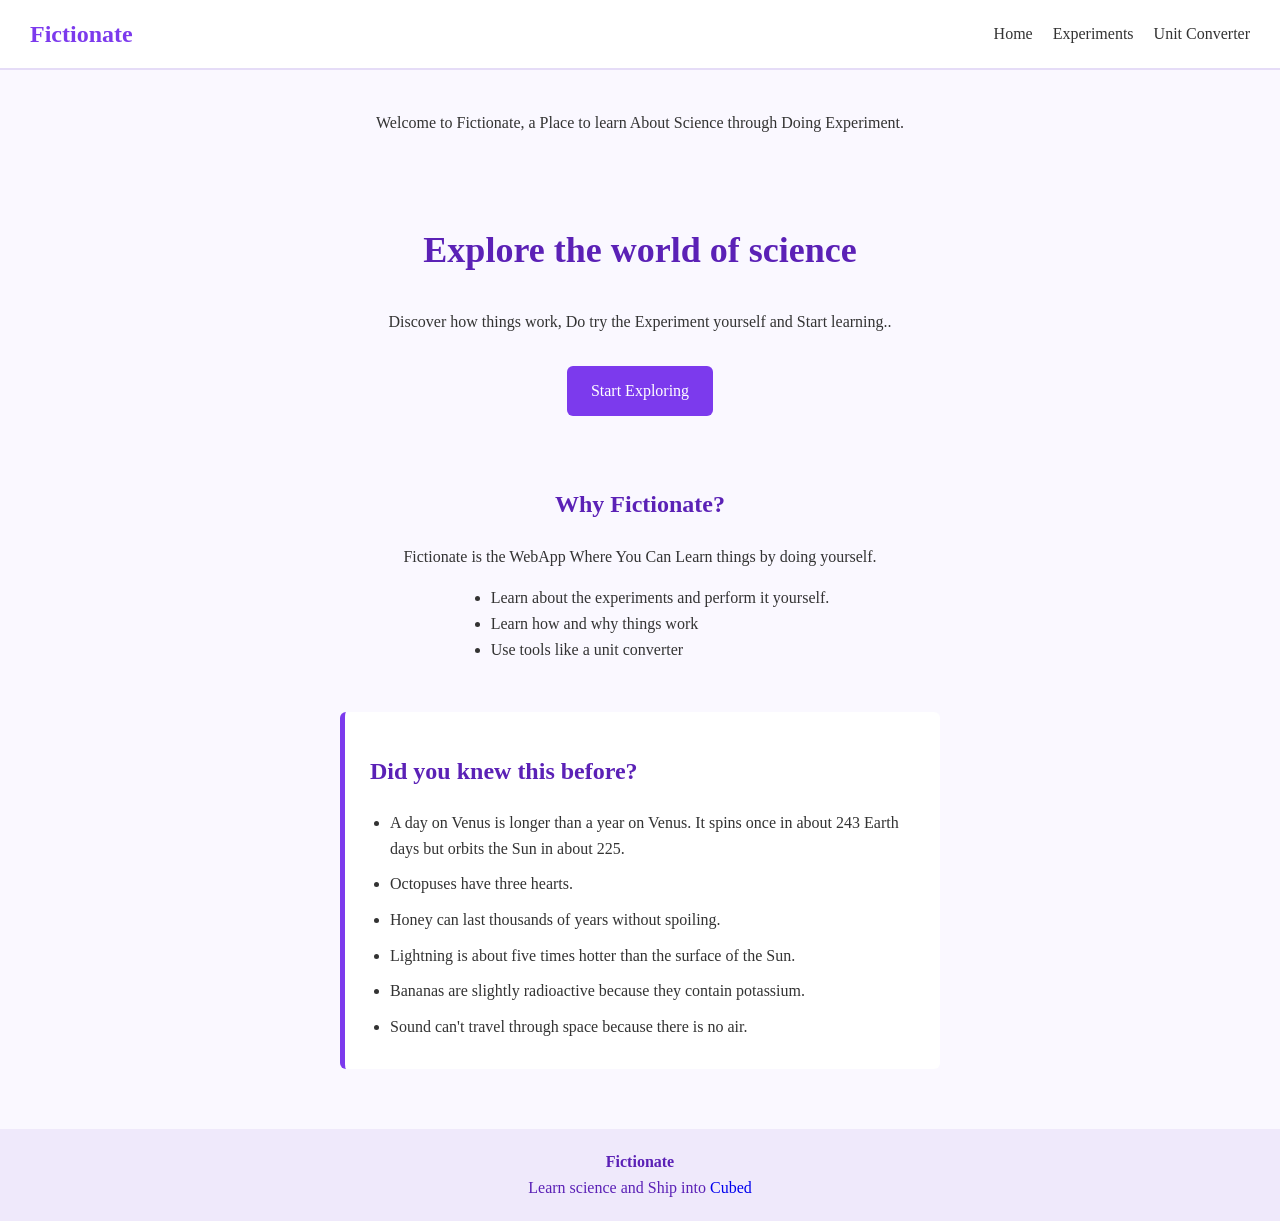
<file: index.html>
<!DOCTYPE html>
<html lang="en">
<head>
  <meta charset="UTF-8">
  <meta name="viewport" content="width=device-width, initial-scale=1.0">
  <title>Fictionate</title>
  <link rel="stylesheet" href="style.css">
</head>
<body>

  <nav class="nav">
    <a href="index.html" class="logo">Fictionate</a>
    <ul>
      <li><a href="index.html">Home</a></li>
      <li><a href="../Experiments/exp.html">Experiments</a></li>
      <li><a href="../unit_converter/unit.html">Unit Converter</a></li>
    </ul>
  </nav>

  <section class="intro">
    <p>Welcome to Fictionate, a Place to learn About Science through Doing Experiment.</p>
  </section>

  <section class="hero">
    <h1>Explore the world of science</h1>
    <p>Discover how things work, Do try the Experiment yourself and Start learning..</p>
    <a href="Experiments/exp.html" class="button">Start Exploring</a>
  </section>

  <section class="about">
    <h2>Why Fictionate?</h2>
    <p>Fictionate is the WebApp Where You Can Learn things by doing yourself.</p>
    <ul>
      <li>Learn about the experiments and perform it yourself.</li>
      <li>Learn how and why things work</li>
      <li>Use tools like a unit converter</li>
    </ul>
  </section>

  <section class="fact">
    <h2>Did you knew this before?</h2>
    <ul>
      <li>A day on Venus is longer than a year on Venus. It spins once in about 243 Earth days but orbits the Sun in about 225.</li>
      <li>Octopuses have three hearts.</li>
      <li>Honey can last thousands of years without spoiling.</li>
      <li>Lightning is about five times hotter than the surface of the Sun.</li>
      <li>Bananas are slightly radioactive because they contain potassium.</li>
      <li>Sound can't travel through space because there is no air.</li>
    </ul>
  </section>

  <footer class="footer">
    <p><strong>Fictionate</strong></p>
    <p>Learn science and Ship into <a href="https://cubed.hackclub.com/">Cubed</a></p>
  </footer>

</body>
</html>
</file>
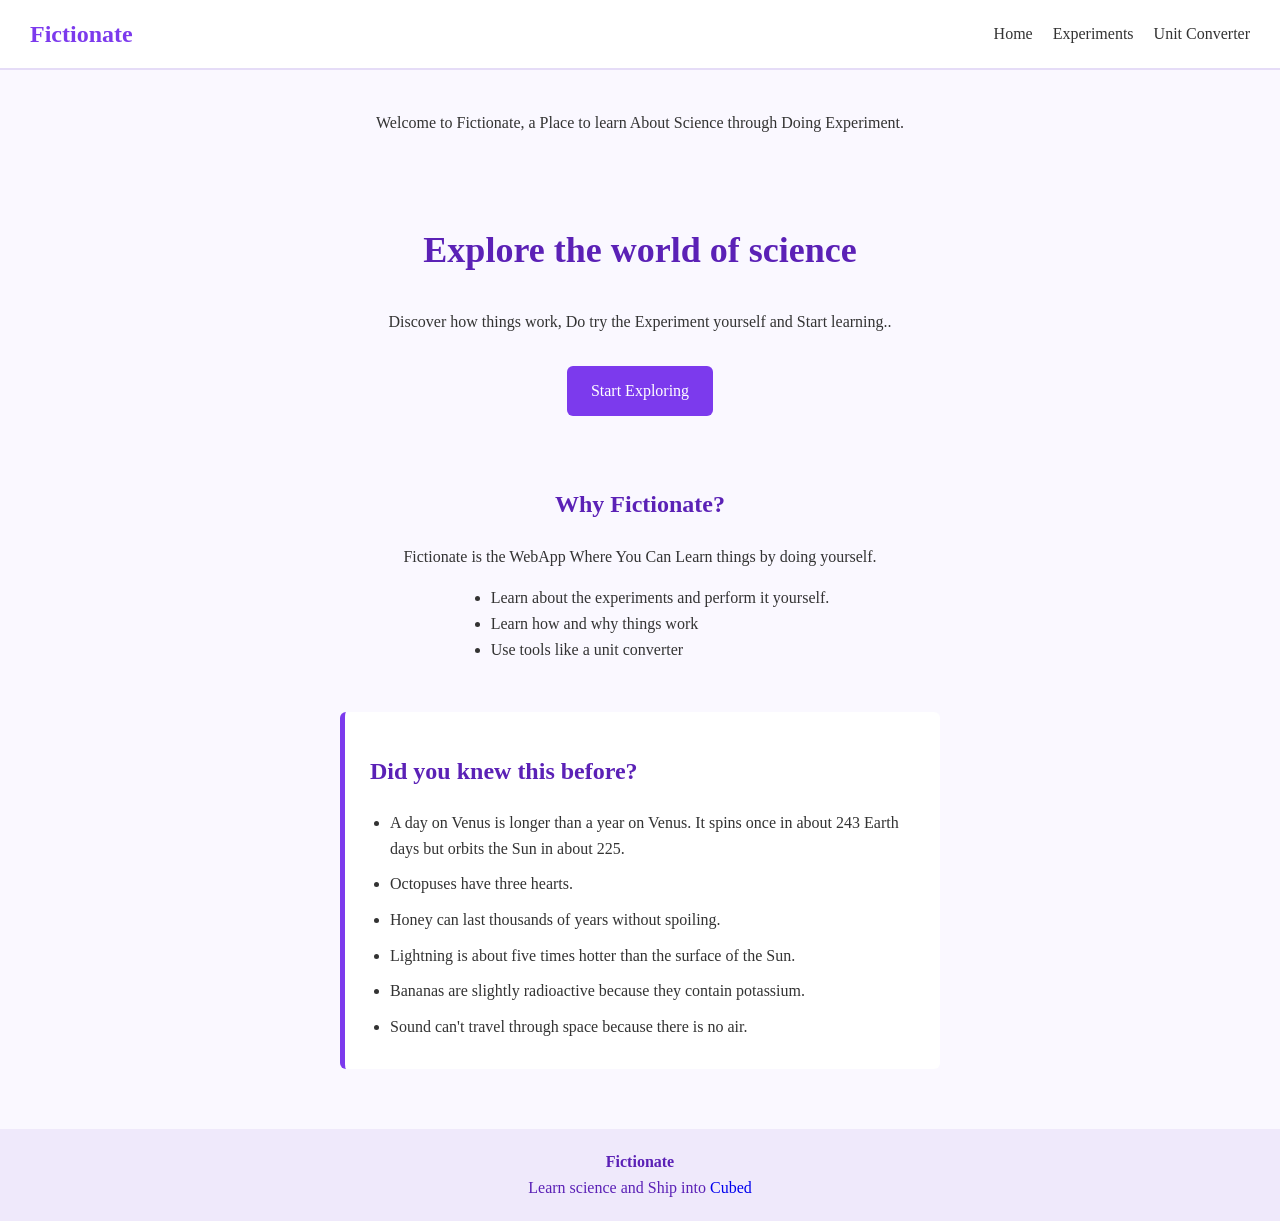
<file: Main_Page/index.html>
<!DOCTYPE html>
<html lang="en">
<head>
  <meta charset="UTF-8">
  <meta name="viewport" content="width=device-width, initial-scale=1.0">
  <title>Fictionate</title>
  <link rel="stylesheet" href="style.css">
</head>
<body>

  <nav class="nav">
    <a href="index.html" class="logo">Fictionate</a>
    <ul>
      <li><a href="index.html">Home</a></li>
      <li><a href="Experiments/exp.html">Experiments</a></li>
      <li><a href="unit_converter/unit.html">Unit Converter</a></li>
    </ul>
  </nav>

  <section class="intro">
    <p>Welcome to Fictionate, a Place to learn About Science through Doing Experiment.</p>
  </section>

  <section class="hero">
    <h1>Explore the world of science</h1>
    <p>Discover how things work, Do try the Experiment yourself and Start learning..</p>
    <a href="Experiments/exp.html" class="button">Start Exploring</a>
  </section>

  <section class="about">
    <h2>Why Fictionate?</h2>
    <p>Fictionate is the WebApp Where You Can Learn things by doing yourself.</p>
    <ul>
      <li>Learn about the experiments and perform it yourself.</li>
      <li>Learn how and why things work</li>
      <li>Use tools like a unit converter</li>
    </ul>
  </section>

  <section class="fact">
    <h2>Did you knew this before?</h2>
    <ul>
      <li>A day on Venus is longer than a year on Venus. It spins once in about 243 Earth days but orbits the Sun in about 225.</li>
      <li>Octopuses have three hearts.</li>
      <li>Honey can last thousands of years without spoiling.</li>
      <li>Lightning is about five times hotter than the surface of the Sun.</li>
      <li>Bananas are slightly radioactive because they contain potassium.</li>
      <li>Sound can't travel through space because there is no air.</li>
    </ul>
  </section>

  <footer class="footer">
    <p><strong>Fictionate</strong></p>
    <p>Learn science and Ship into <a href="https://cubed.hackclub.com/">Cubed</a></p>
  </footer>

</body>
</html>
</file>
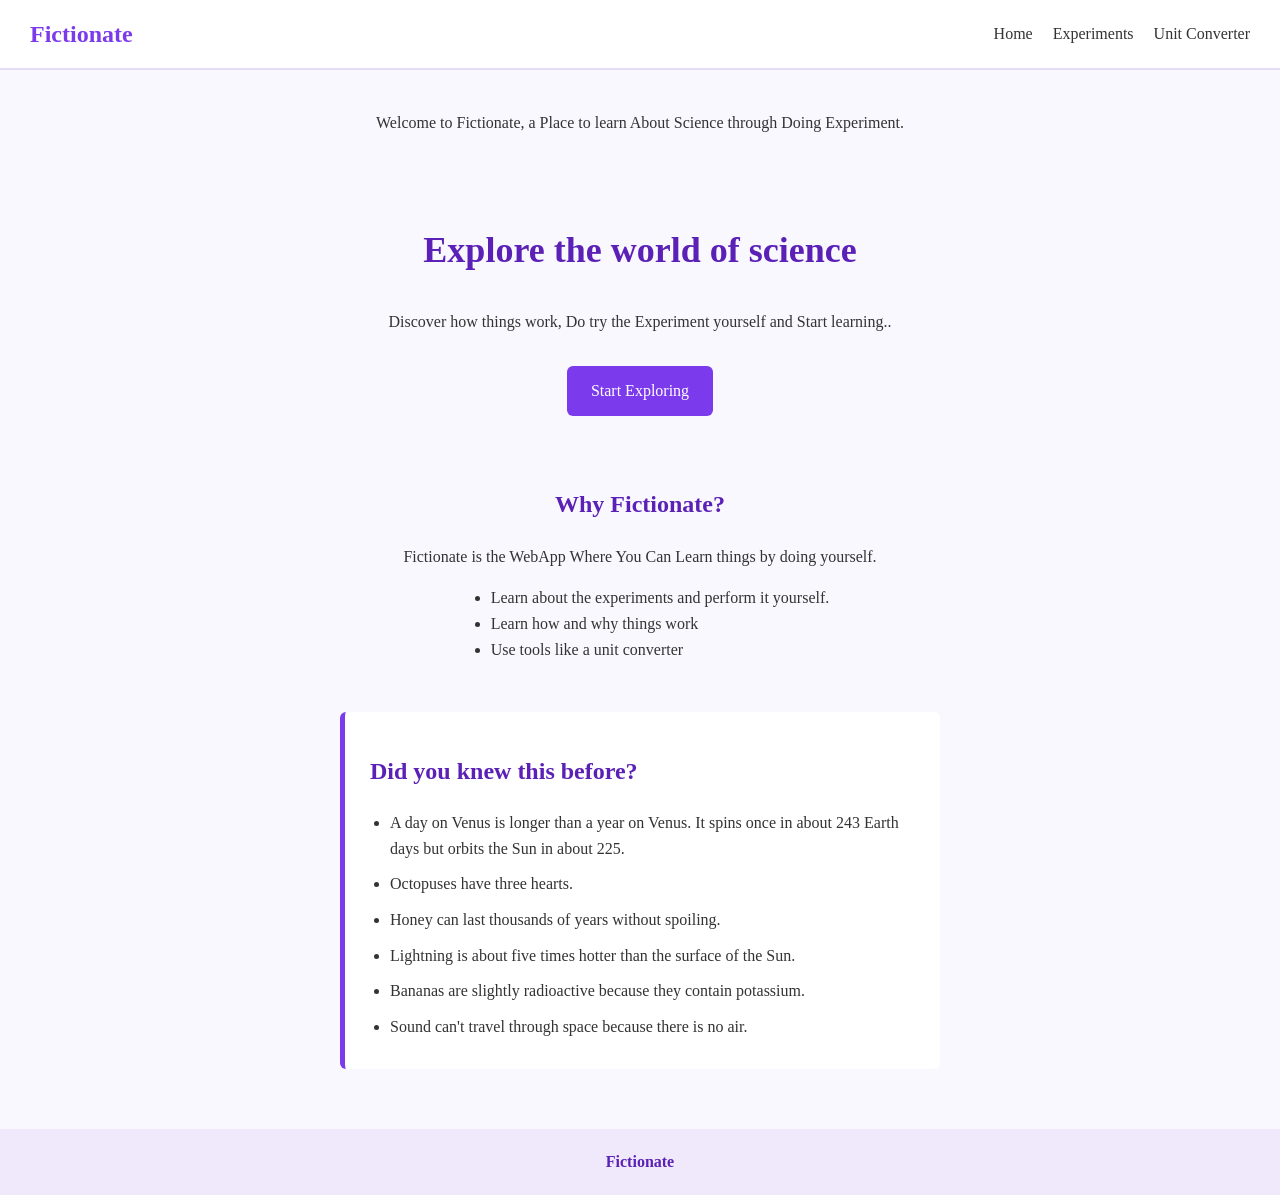
<file: Project/index.html>
<!DOCTYPE html>
<html lang="en">
<head>
  <meta charset="UTF-8">
  <meta name="viewport" content="width=device-width, initial-scale=1.0">
  <title>Fictionate</title>
  <link rel="stylesheet" href="style.css">
</head>
<body>

  <nav class="nav">
    <a href="index.html" class="logo">Fictionate</a>
    <ul>
      <li><a href="index.html">Home</a></li>
      <li><a href="../Experiments/exp.html">Experiments</a></li>
      <li><a href="../unit_converter/unit.html">Unit Converter</a></li>
    </ul>
  </nav>

  <section class="intro">
    <p>Welcome to Fictionate, a Place to learn About Science through Doing Experiment.</p>
  </section>

  <section class="hero">
    <h1>Explore the world of science</h1>
    <p>Discover how things work, Do try the Experiment yourself and Start learning..</p>
    <a href="Experiments/exp.html" class="button">Start Exploring</a>
  </section>

  <section class="about">
    <h2>Why Fictionate?</h2>
    <p>Fictionate is the WebApp Where You Can Learn things by doing yourself.</p>
    <ul>
      <li>Learn about the experiments and perform it yourself.</li>
      <li>Learn how and why things work</li>
      <li>Use tools like a unit converter</li>
    </ul>
  </section>

  <section class="fact">
    <h2>Did you knew this before?</h2>
    <ul>
      <li>A day on Venus is longer than a year on Venus. It spins once in about 243 Earth days but orbits the Sun in about 225.</li>
      <li>Octopuses have three hearts.</li>
      <li>Honey can last thousands of years without spoiling.</li>
      <li>Lightning is about five times hotter than the surface of the Sun.</li>
      <li>Bananas are slightly radioactive because they contain potassium.</li>
      <li>Sound can't travel through space because there is no air.</li>
    </ul>
  </section>

  <footer class="footer">
    <p><strong>Fictionate</strong></p>
    
  </footer>

</body>
</html>
</file>
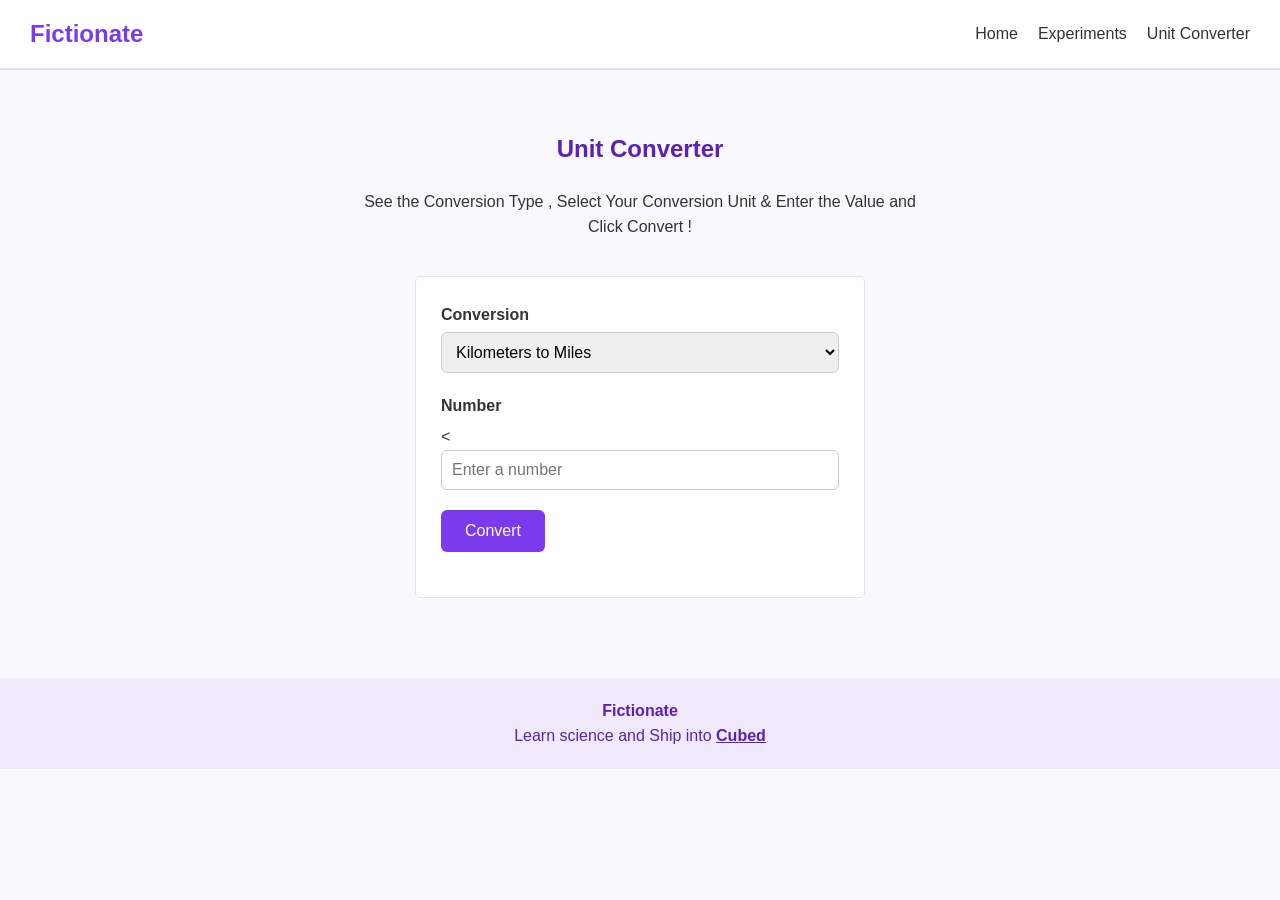
<file: Main_Page/unit_converter/unit.html>
<!DOCTYPE html>
<html lang="en">
<head>
    <meta charset="UTF-8">
    <meta name="viewport" content="width=device-width, initial-scale=1.0">
    <title>Unit Converter - Fictionate</title>
    <link rel="stylesheet" href="unit.css">

</head>
<body>
   <nav class="nav">
   <a href="../index.html" class="logo">Fictionate</a>

    <ul>
        <li><a href="../index.html">Home</a></li>

      <li><a href="Experiments/exp.html">Experiments</a></li>
      <li><a href="unit.html">Unit Converter</a></li>
    </ul>
    </ul>


   </nav> 

   <section class="title">
    <h1>Unit Converter</h1>
    <p>See the Conversion Type , Select Your Conversion Unit  & Enter the Value and Click Convert !</p>

   </section>

   <section class="converter">
    <form id="form">
        <label for="type">Conversion</label>
        <select id="type">

            
            <optgroup label="Length">

                <option value="km-mi">Kilometers to Miles</option>
                <option value="mi-km">Miles to Kilometers</option>
                <option value="m-ft">Meters to Feet</option>
                <option value="ft-m">Feet to <Meter></Meter></option>
                <option value="m-yd">Meter to Yards</option>
                <option value="yd-m">Yards to Meter</option>
                <option value="cm-in">Centimeters to Inch</option>
                <option value="in-cm">Inch to Centimeters</option>
                
            </optgroup>
            
           


            <optgroup label="Weight">
                <option value="kg-lb">Kilograms to Pounds</option>
                <option value="lb-kg">Pounds to Kilograms</option>
                <option value="g-oz">Grams to Ounces</option>
                <option value="oz-g">Ounces to Grams</option>

            </optgroup>

            


            <optgroup label="Temprature">

                <option value="c-f">Celsius to Fahrenheit</option>
                <option value="f-c">Fahrenheit to Celsius</option>
                <option value="c-k">Celsius to Kelvin</option>
                <option value="k-c">Kelvin to Celsius</option>

            </optgroup>

           


            <optgroup label="Volume">
                <option value="l-gal">Liters to Gallons</option>
                <option value="gal-l">Gallons to Liters</option>
                <option value="ml-floz">Milliliters to Fluid Ounces</option>
                <option value="floz-ml">Fluid Ounces to Milliliters</option>

                
              


            <optgroup label="Speed">

                <option value="kmph-mph">km/h to mph</option>
                <option value="mph-kmph">mph to km/h</option>
                <option value="ms-kmph">m/s to km/h</option>

            </optgroup>

            


            <optgroup label="Time">

             <option value="h-min">Hours to Minutes</option>
             <option value="min-s">Minutes to Seconds</option>
            <option value="d-h">Days to Hours</option>

        </optgroup>

        


        <optgroup label="Area">

          <option value="sqm-sqft">Square Meters to Square Feet</option>
          <option value="ac-ha">Acres to Hectares</option>

        </optgroup>
                     
    </select>

        <label for="number"> Number </label>
        <<input type="number" id="number" step="any" placeholder="Enter a number">

        <button type="submit">Convert</button>


    </form>

    <p id="result"></p>


   </section>

   <footer class="footer">
    <p><strong>Fictionate</strong></p>
    <p>Learn science and Ship into <a href="https://cubed.hackclub.com/">Cubed</a></p>
  </footer>

   <script src="unit.js"></script>

</body>



</html>
</file>
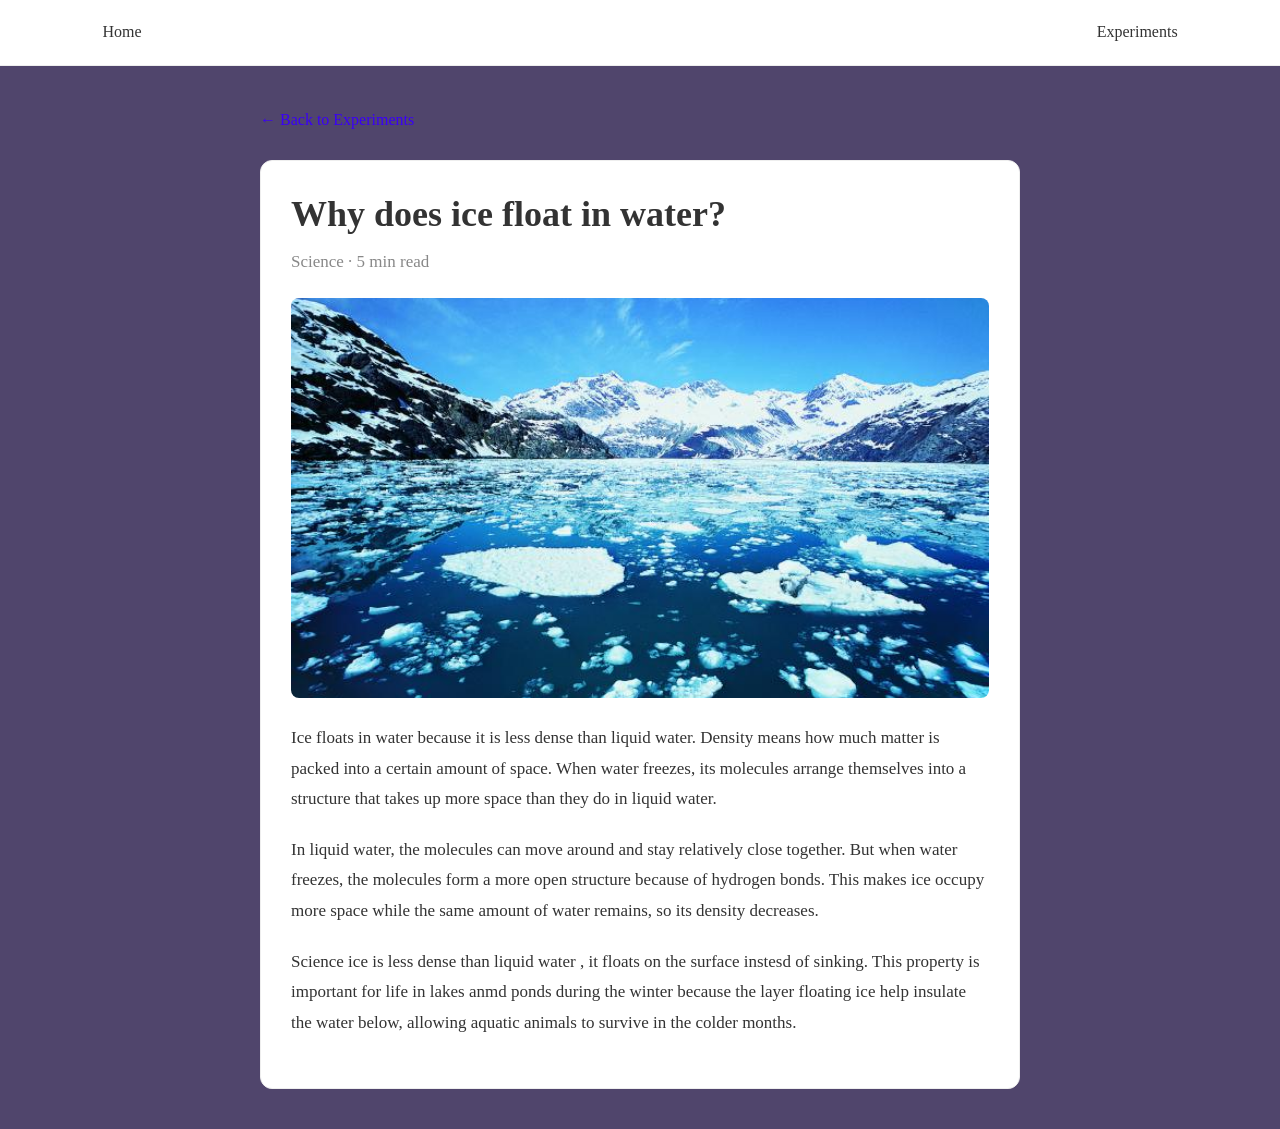
<file: Project/blogs/ice_float.html>
<!DOCTYPE html>
<html lang="en">
<head>
    <meta charset="UTF-8">
    <meta name="viewport" content="width=device-width, initial-scale=1.0">
    <title>Why does ice float in water?</title>

    <style>
        * {
            margin: 0;
            padding: 0;
            box-sizing: border-box;
        }

        body {
            font-family: cursive;
            background-color: #50456c;
            color: #333;
            line-height: 1.8;
        }

        .nav {
            display: flex;
            justify-content: space-between;
            padding: 18px 8%;
            background-color: white;
            border-bottom: 1px solid #eee;
        }

        .nav a {
            color: #333;
            text-decoration: none;
        }

        .nav a:hover {
            color: #8064d9;
        }

        .blog {
            max-width: 800px;
            margin: 40px auto;
            padding: 0 20px;
        }

        .back-link {
            display: inline-block;
            margin-bottom: 25px;
            color: #3a00f8;
            text-decoration: none;
        }

        .blog-post {
            background-color: white;
            padding: 30px;
            border: 1px solid #eee;
            border-radius: 12px;
        }

        .blog-post h1 {
            font-size: 36px;
            line-height: 1.3;
            margin-bottom: 10px;
        }

        .blog-info {
            color: #888;
            font-size: 14px;
            margin-bottom: 25px;
        }

        .blog-image {
            margin-bottom: 25px;
        }

        .blog-image img {
            width: 100%;
            max-height: 400px;
            object-fit: cover;
            display: block;
            border-radius: 8px;
        }

        .blog-post p {
            font-size: 17px;
            margin-bottom: 20px;
        }

        @media (max-width: 600px) {
            .nav {
                padding: 15px 5%;
            }

            .blog {
                margin: 25px auto;
                padding: 0 12px;
            }

            .blog-post {
                padding: 20px;
            }

            .blog-post h1 {
                font-size: 28px;
            }

            .blog-post p {
                font-size: 16px;
            }
        }
    </style>
</head>

<body>

    <nav class="nav">
        <a href="../Home/index.html">Home</a>
        <a href="../Experiments/exp.html">Experiments</a>
    </nav>

    <main class="blog">

        <a class="back-link" href="../Experiments/exp.html">
            &larr; Back to Experiments
        </a>

        <article class="blog-post">

            <h1>Why does ice float in water?</h1>

            <p class="blog-info">
                Science · 5 min read
            </p>

            <div class="blog-image">
                <img src="../images/ice.png" alt="Blue sky with clouds">
            </div>

            <p> Ice floats in water because it is less dense than liquid water. Density means how much matter is packed into a certain amount of space. When water freezes, its molecules arrange themselves into a structure that takes up more space than they do in liquid water.</p>

            <p>In liquid water, the molecules can move around and stay relatively close together. But when water freezes, the molecules form a more open structure because of hydrogen bonds. This makes ice occupy more space while the same amount of water remains, so its density decreases.
            </p>

            <p>Science ice is less dense than liquid water , it floats on the surface instesd of sinking. This property is important for life in lakes anmd ponds during the winter because the layer floating ice help insulate the water below, allowing aquatic animals to survive in the colder months.</p>

        </article>

    </main>

</body>
</html>
</file>
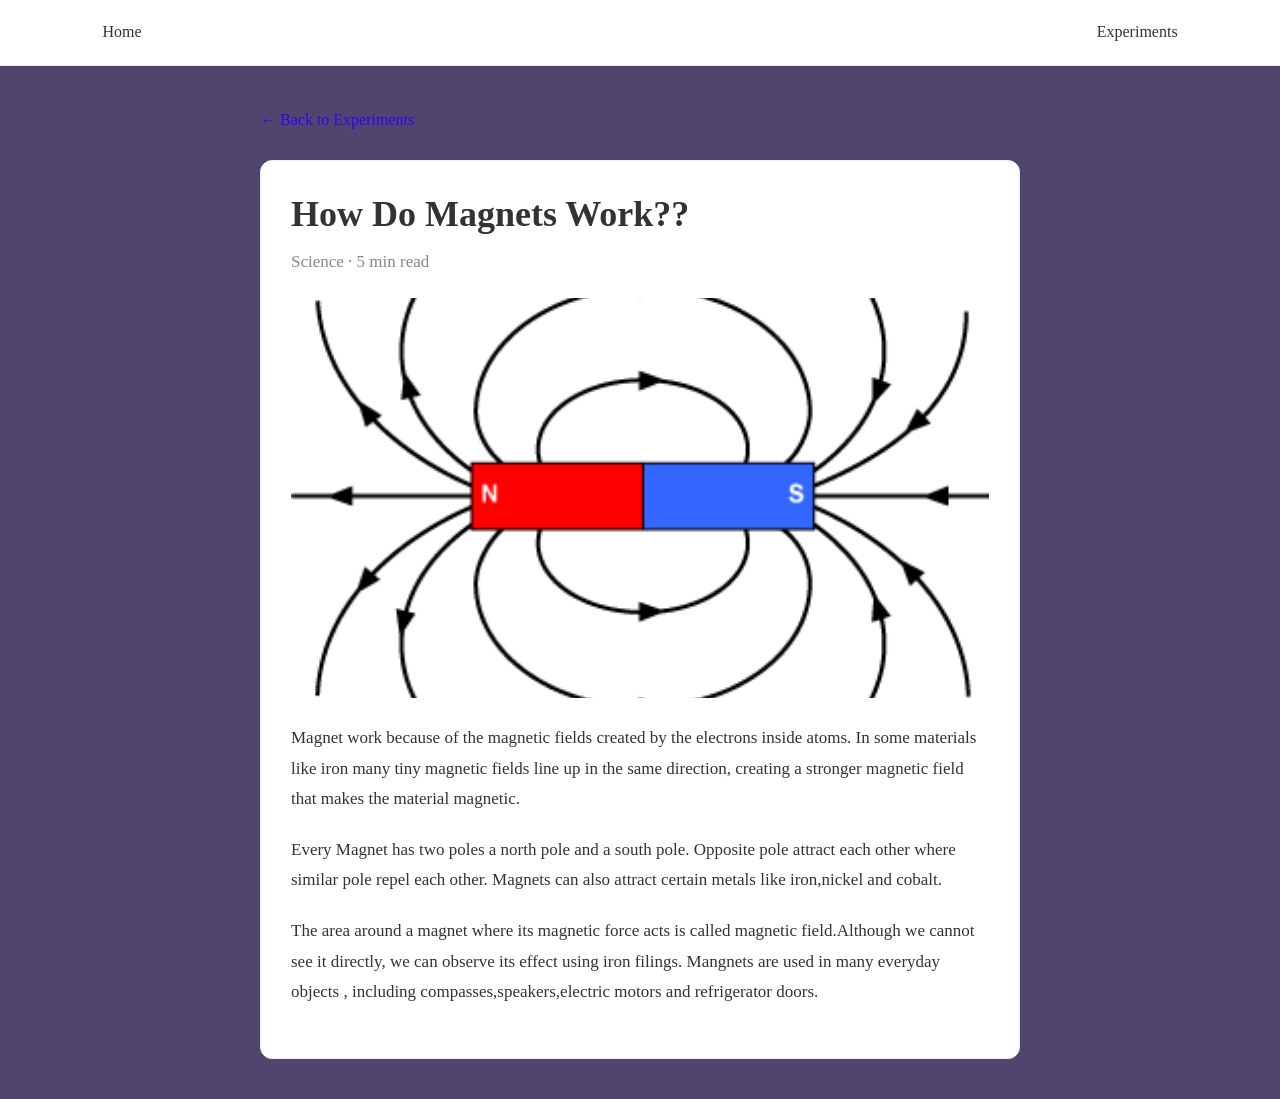
<file: Project/blogs/magnets.html>
<!DOCTYPE html>
<html lang="en">
<head>
    <meta charset="UTF-8">
    <meta name="viewport" content="width=device-width, initial-scale=1.0">
    <title>How Do Magnets Work?</title>

    <style>
        * {
            margin: 0;
            padding: 0;
            box-sizing: border-box;
        }

        body {
            font-family: cursive;
            background-color: #50456c;
            color: #333;
            line-height: 1.8;
        }

        .nav {
            display: flex;
            justify-content: space-between;
            padding: 18px 8%;
            background-color: white;
            border-bottom: 1px solid #eee;
        }

        .nav a {
            color: #333;
            text-decoration: none;
        }

        .nav a:hover {
            color: #8064d9;
        }

        .blog {
            max-width: 800px;
            margin: 40px auto;
            padding: 0 20px;
        }

        .back-link {
            display: inline-block;
            margin-bottom: 25px;
             color: #3a00f8;
            text-decoration: none;
        }

        .blog-post {
            background-color: white;
            padding: 30px;
            border: 1px solid #eee;
            border-radius: 12px;
        }

        .blog-post h1 {
            font-size: 36px;
            line-height: 1.3;
            margin-bottom: 10px;
        }

        .blog-info {
            color: #888;
            font-size: 14px;
            margin-bottom: 25px;
        }

        .blog-image {
            margin-bottom: 25px;
        }

        .blog-image img {
            width: 100%;
            max-height: 400px;
            object-fit: cover;
            display: block;
            border-radius: 8px;
        }

        .blog-post p {
            font-size: 17px;
            margin-bottom: 20px;
        }

        @media (max-width: 600px) {
            .nav {
                padding: 15px 5%;
            }

            .blog {
                margin: 25px auto;
                padding: 0 12px;
            }

            .blog-post {
                padding: 20px;
            }

            .blog-post h1 {
                font-size: 28px;
            }

            .blog-post p {
                font-size: 16px;
            }
        }
    </style>
</head>

<body>

    <nav class="nav">
        <a href="../Home/index.html">Home</a>
        <a href="../Experiments/exp.html">Experiments</a>
    </nav>

    <main class="blog">

        <a class="back-link" href="../Experiments/exp.html">
            &larr; Back to Experiments
        </a>

        <article class="blog-post">

            <h1>How Do Magnets Work??</h1>

            <p class="blog-info">
                Science · 5 min read
            </p>

            <div class="blog-image">
                <img src="../images/magnet.png" alt="Blue sky with clouds">
            </div>

            <p>Magnet work because of the magnetic fields created by the electrons inside atoms. In some materials like iron many tiny magnetic fields line up in the same direction, creating a stronger magnetic field that makes the material magnetic.</p>

            <p>Every Magnet has two poles a north pole and a south pole. Opposite pole attract each other where similar pole repel each other. Magnets can also attract certain metals like iron,nickel and cobalt.
            </p>

            <p>The area around a magnet where its magnetic force acts is called magnetic field.Although we cannot see it directly, we can observe its effect using iron filings. Mangnets are used in many everyday objects , including compasses,speakers,electric motors and refrigerator doors.</p>

        </article>

    </main>

</body>
</html>
</file>
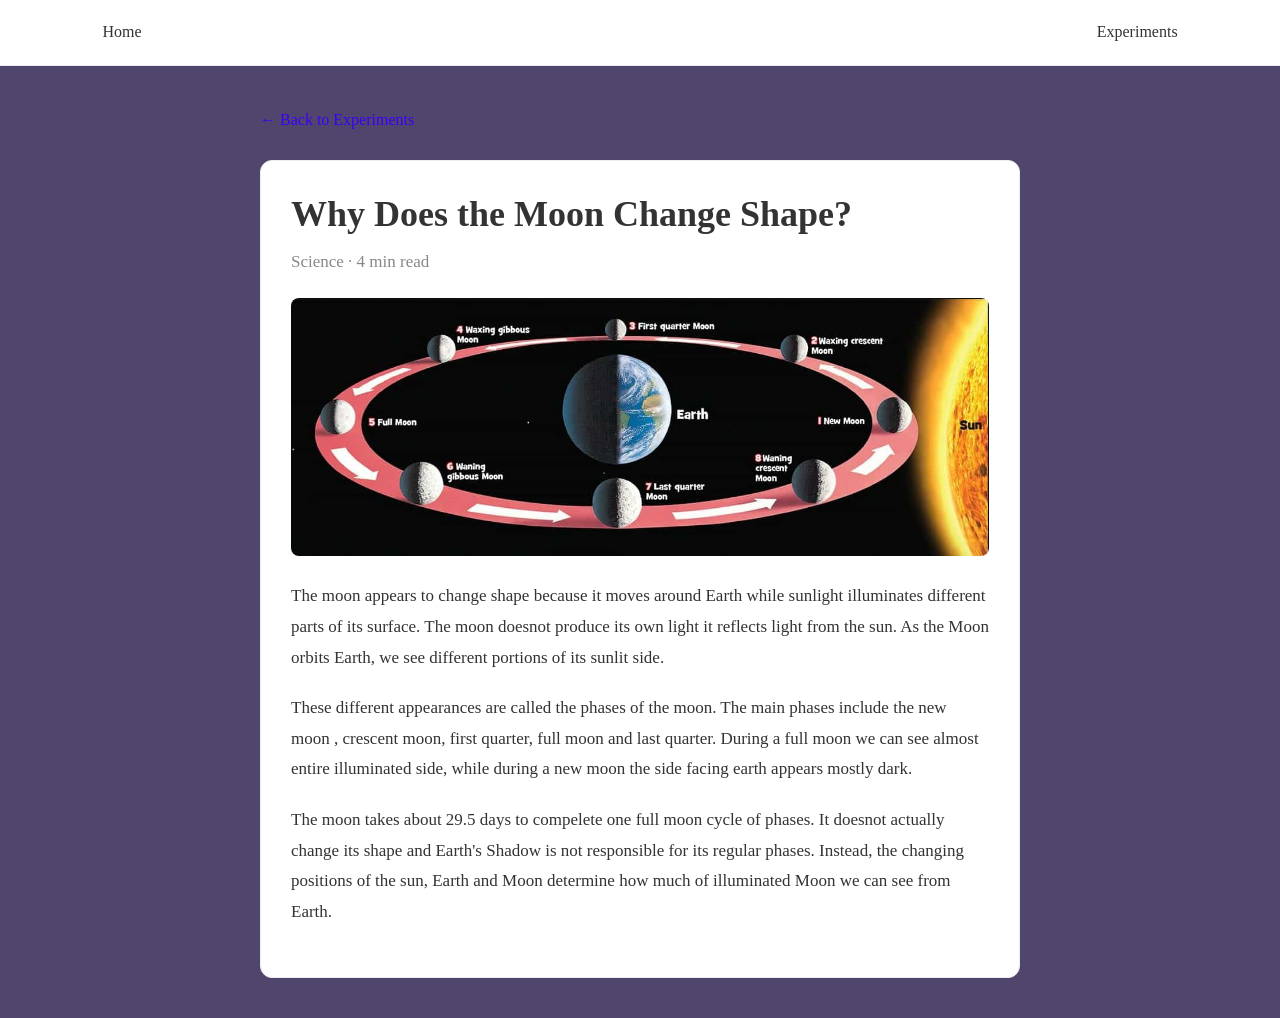
<file: Project/blogs/moon_phases.html>
<!DOCTYPE html>
<html lang="en">
<head>
    <meta charset="UTF-8">
    <meta name="viewport" content="width=device-width, initial-scale=1.0">
    <title>Why Does the Moon Change Shape?</title>

    <style>
        * {
            margin: 0;
            padding: 0;
            box-sizing: border-box;
        }

        body {
            font-family: cursive;
            background-color: #50456c;
            color: #333;
            line-height: 1.8;
        }

        .nav {
            display: flex;
            justify-content: space-between;
            padding: 18px 8%;
            background-color: white;
            border-bottom: 1px solid #eee;
        }

        .nav a {
            color: #333;
            text-decoration: none;
        }

        .nav a:hover {
            color: #8064d9;
        }

        .blog {
            max-width: 800px;
            margin: 40px auto;
            padding: 0 20px;
        }

        .back-link {
            display: inline-block;
            margin-bottom: 25px;
            color: #3a00f8;
            text-decoration: none;
        }

        .blog-post {
            background-color: white;
            padding: 30px;
            border: 1px solid #eee;
            border-radius: 12px;
        }

        .blog-post h1 {
            font-size: 36px;
            line-height: 1.3;
            margin-bottom: 10px;
        }

        .blog-info {
            color: #888;
            font-size: 14px;
            margin-bottom: 25px;
        }

        .blog-image {
            margin-bottom: 25px;
        }

        .blog-image img {
            width: 100%;
            max-height: 400px;
            object-fit: cover;
            display: block;
            border-radius: 8px;
        }

        .blog-post p {
            font-size: 17px;
            margin-bottom: 20px;
        }

        @media (max-width: 600px) {
            .nav {
                padding: 15px 5%;
            }

            .blog {
                margin: 25px auto;
                padding: 0 12px;
            }

            .blog-post {
                padding: 20px;
            }

            .blog-post h1 {
                font-size: 28px;
            }

            .blog-post p {
                font-size: 16px;
            }
        }
    </style>
</head>

<body>

    <nav class="nav">
        <a href="../Home/index.html">Home</a>
        <a href="../Experiments/exp.html">Experiments</a>
    </nav>

    <main class="blog">

        <a class="back-link" href="../Experiments/exp.html">
            &larr; Back to Experiments
        </a>

        <article class="blog-post">

            <h1>Why Does the Moon Change Shape?</h1>

            <p class="blog-info">
                Science · 4 min read
            </p>

            <div class="blog-image">
                <img src="../images/moon.png" alt="Blue sky with clouds">
            </div>

            <p>The moon appears to change shape because it moves around Earth while sunlight illuminates different parts of its surface. The moon doesnot produce its own light it reflects light from the sun. As the Moon orbits Earth, we see different portions of its sunlit side.</p> 


            <p>These different appearances are called the phases of the moon. The main phases include the new moon , crescent moon, first quarter, full moon and last quarter. During a full moon we can see almost entire illuminated side, while during a new moon the side facing earth appears mostly dark.</p> 

            <p>The moon takes about 29.5 days to compelete one full moon cycle of phases. It doesnot actually change its shape and Earth's Shadow is not responsible for its regular phases. Instead, the changing positions of the sun, Earth and Moon determine how much of illuminated Moon we can see from Earth.</p>

        </article>

    </main>

</body>
</html>
</file>
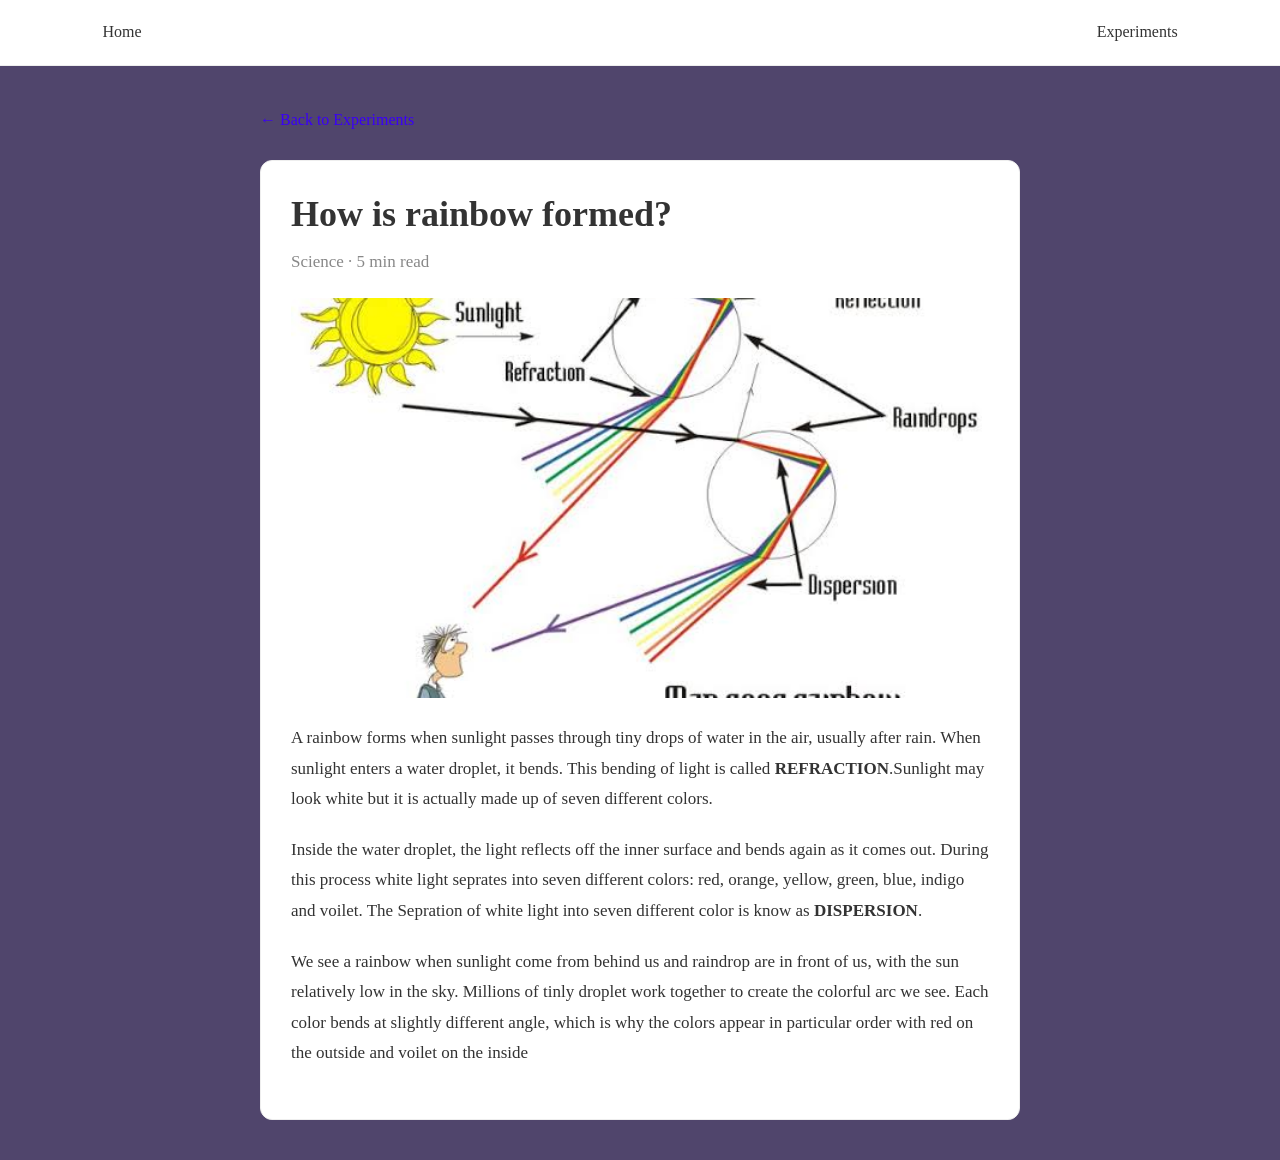
<file: Project/blogs/rainbow.html>
<!DOCTYPE html>
<html lang="en">
<head>
    <meta charset="UTF-8">
    <meta name="viewport" content="width=device-width, initial-scale=1.0">
    <title>How is rainbow formed?</title>

    <style>
        * {
            margin: 0;
            padding: 0;
            box-sizing: border-box;
        }

        body {
            font-family: cursive;
            background-color: #50456c;
            color: #333;
            line-height: 1.8;
        }

        .nav {
            display: flex;
            justify-content: space-between;
            padding: 18px 8%;
            background-color: white;
            border-bottom: 1px solid #eee;
        }

        .nav a {
            color: #333;
            text-decoration: none;
        }

        .nav a:hover {
            color: #8064d9;
        }

        .blog {
            max-width: 800px;
            margin: 40px auto;
            padding: 0 20px;
        }

        .back-link {
            display: inline-block;
            margin-bottom: 25px;
            color: #3a00f8;
            text-decoration: none;
        }

        .blog-post {
            background-color: white;
            padding: 30px;
            border: 1px solid #eee;
            border-radius: 12px;
        }

        .blog-post h1 {
            font-size: 36px;
            line-height: 1.3;
            margin-bottom: 10px;
        }

        .blog-info {
            color: #888;
            font-size: 14px;
            margin-bottom: 25px;
        }

        .blog-image {
            margin-bottom: 25px;
        }

        .blog-image img {
            width: 100%;
            max-height: 400px;
            object-fit: cover;
            display: block;
            border-radius: 8px;
        }

        .blog-post p {
            font-size: 17px;
            margin-bottom: 20px;
        }

        @media (max-width: 600px) {
            .nav {
                padding: 15px 5%;
            }

            .blog {
                margin: 25px auto;
                padding: 0 12px;
            }

            .blog-post {
                padding: 20px;
            }

            .blog-post h1 {
                font-size: 28px;
            }

            .blog-post p {
                font-size: 16px;
            }
        }
    </style>
</head>

<body>

    <nav class="nav">
        <a href="../Home/index.html">Home</a>
        <a href="../Experiments/exp.html">Experiments</a>
    </nav>

    <main class="blog">

        <a class="back-link" href="../Experiments/exp.html">
            &larr; Back to Experiments
        </a>

        <article class="blog-post">

            <h1>How is rainbow formed?</h1>

            <p class="blog-info">
                Science · 5 min read
            </p>

            <div class="blog-image">
                <img src="../images/rainbow.png" alt="Blue sky with clouds">
            </div>

            <p>A rainbow forms when sunlight passes through tiny drops of water in the air, usually after rain. When sunlight enters a water droplet, it bends. This bending of light is called <b>REFRACTION</b>.Sunlight may look white but it is actually made up of seven different colors. </p>

            <p>Inside the water droplet, the light reflects off the inner surface and bends again as it comes out. During this process white light seprates into seven different colors: red, orange, yellow, green, blue, indigo and voilet.
            The Sepration of white light into seven different color is know as <b>DISPERSION</b>.
            </p>

            <p>We see a rainbow when sunlight come from behind us and raindrop are in front of us, with the sun relatively low in the sky. Millions of tinly droplet work together to create the colorful arc we see. Each color bends at slightly different angle, which is why the colors appear in particular order with red on the outside and voilet on the inside</p>

        </article>

    </main>

</body>
</html>
</file>
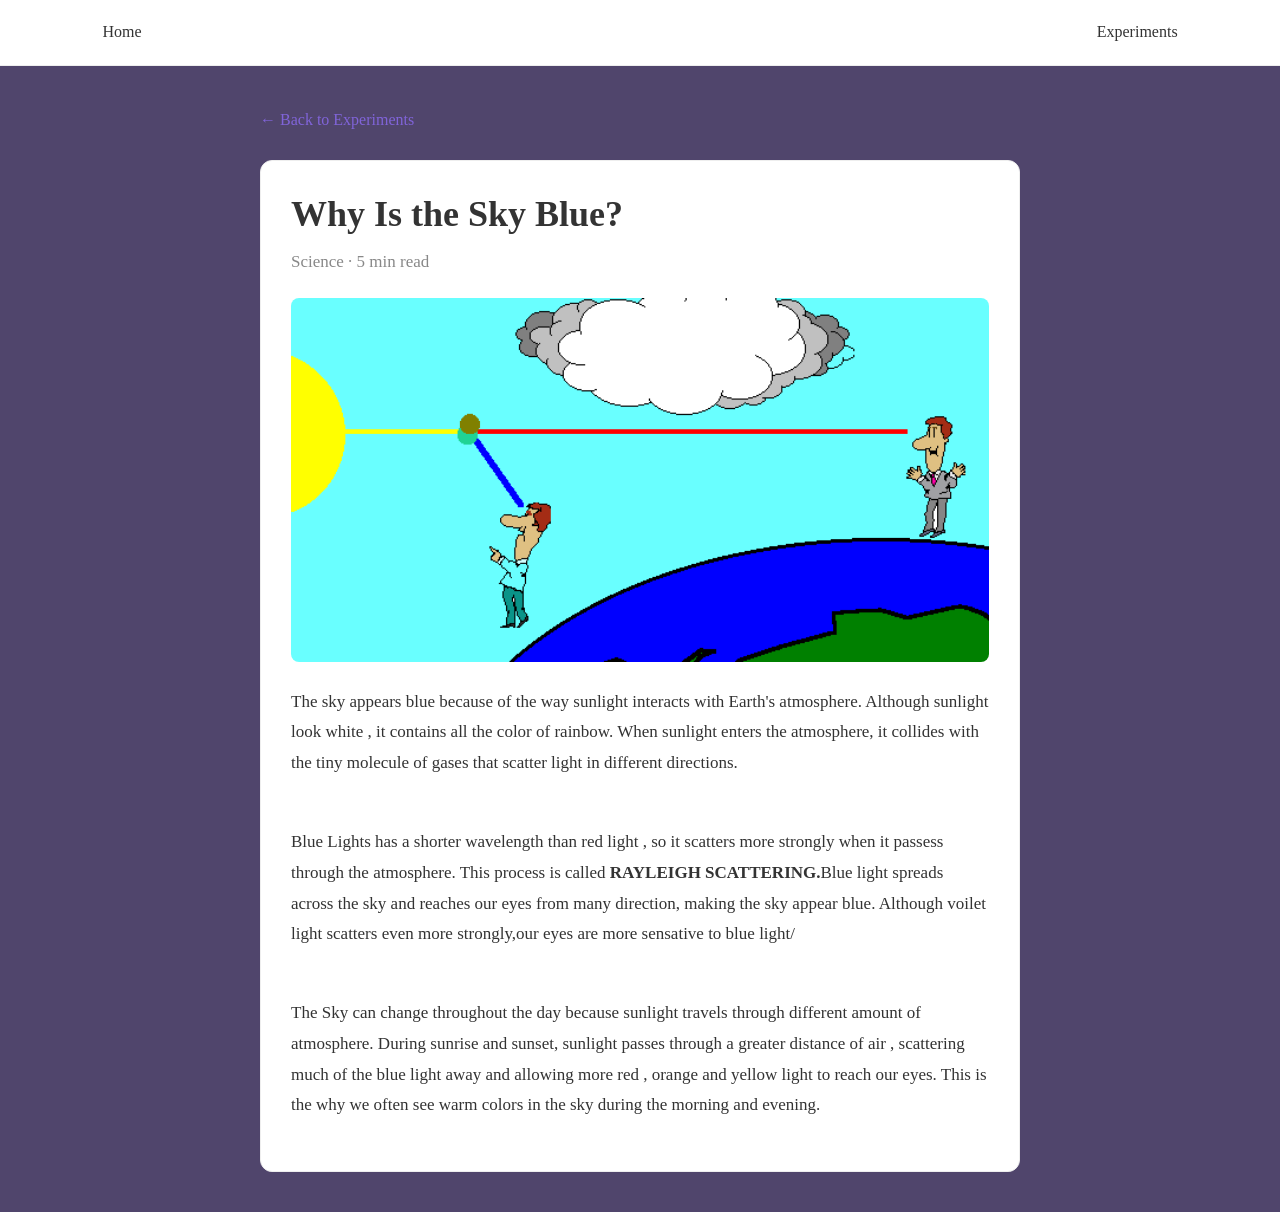
<file: Project/blogs/sky_blue.html>
<!DOCTYPE html>
<html lang="en">
<head>
    <meta charset="UTF-8">
    <meta name="viewport" content="width=device-width, initial-scale=1.0">
    <title>Why Sky is Blue?</title>

    <style>
        * {
            margin: 0;
            padding: 0;
            box-sizing: border-box;
        }

        body {
            font-family: cursive;
            background-color: #50456c;
            color: #333;
            line-height: 1.8;
        }

        .nav {
            display: flex;
            justify-content: space-between;
            padding: 18px 8%;
            background-color: white;
            border-bottom: 1px solid #eee;
        }

        .nav a {
            color: #333;
            text-decoration: none;
        }

        .nav a:hover {
            color: #8064d9;
        }

        .blog {
            max-width: 800px;
            margin: 40px auto;
            padding: 0 20px;
        }

        .back-link {
            display: inline-block;
            margin-bottom: 25px;
            color: #8064d9;
            text-decoration: none;
        }

        .blog-post {
            background-color: white;
            padding: 30px;
            border: 1px solid #eee;
            border-radius: 12px;
        }

        .blog-post h1 {
            font-size: 36px;
            line-height: 1.3;
            margin-bottom: 10px;
        }

        .blog-info {
            color: #888;
            font-size: 14px;
            margin-bottom: 25px;
        }

        .blog-image {
            margin-bottom: 25px;
        }

        .blog-image img {
            width: 100%;
            max-height: 400px;
            object-fit: cover;
            display: block;
            border-radius: 8px;
        }

        .blog-post p {
            font-size: 17px;
            margin-bottom: 20px;
        }

        @media (max-width: 600px) {
            .nav {
                padding: 15px 5%;
            }

            .blog {
                margin: 25px auto;
                padding: 0 12px;
            }

            .blog-post {
                padding: 20px;
            }

            .blog-post h1 {
                font-size: 28px;
            }

            .blog-post p {
                font-size: 16px;
            }
        }
    </style>
</head>

<body>

    <nav class="nav">
        <a href="../Home/index.html">Home</a>
        <a href="../Experiments/exp.html">Experiments</a>
    </nav>

    <main class="blog">

        <a class="back-link" href="../Experiments/exp.html">
            &larr; Back to Experiments
        </a>

        <article class="blog-post">

            <h1>Why Is the Sky Blue?</h1>

            <p class="blog-info">
                Science · 5 min read
            </p>

            <div class="blog-image">
                <img src="../images/sky.png" alt="Blue sky with clouds">
            </div>

            <p>The sky appears blue because of the way sunlight interacts with Earth's atmosphere. Although sunlight look white , it contains all the color of rainbow. When sunlight enters the atmosphere, it collides with the tiny molecule of gases that scatter light in different directions.</p> <br>

            <p>Blue Lights has a shorter wavelength than red light , so it scatters more strongly when it passess through the atmosphere. This process is called <b>RAYLEIGH SCATTERING.</b>Blue light spreads across the sky and reaches our eyes from many direction, making the sky appear blue. Although voilet light scatters even more strongly,our eyes are more sensative to blue light/</p> <br>

            <p>The Sky can change throughout the day because sunlight travels through different amount of atmosphere. During sunrise and sunset, sunlight passes through a greater distance of air , scattering much of the blue light away and allowing more red , orange and yellow light to reach our eyes. This is the why we often see warm colors in the sky during the morning and evening.</p>

        </article>

    </main>

</body>
</html>
</file>
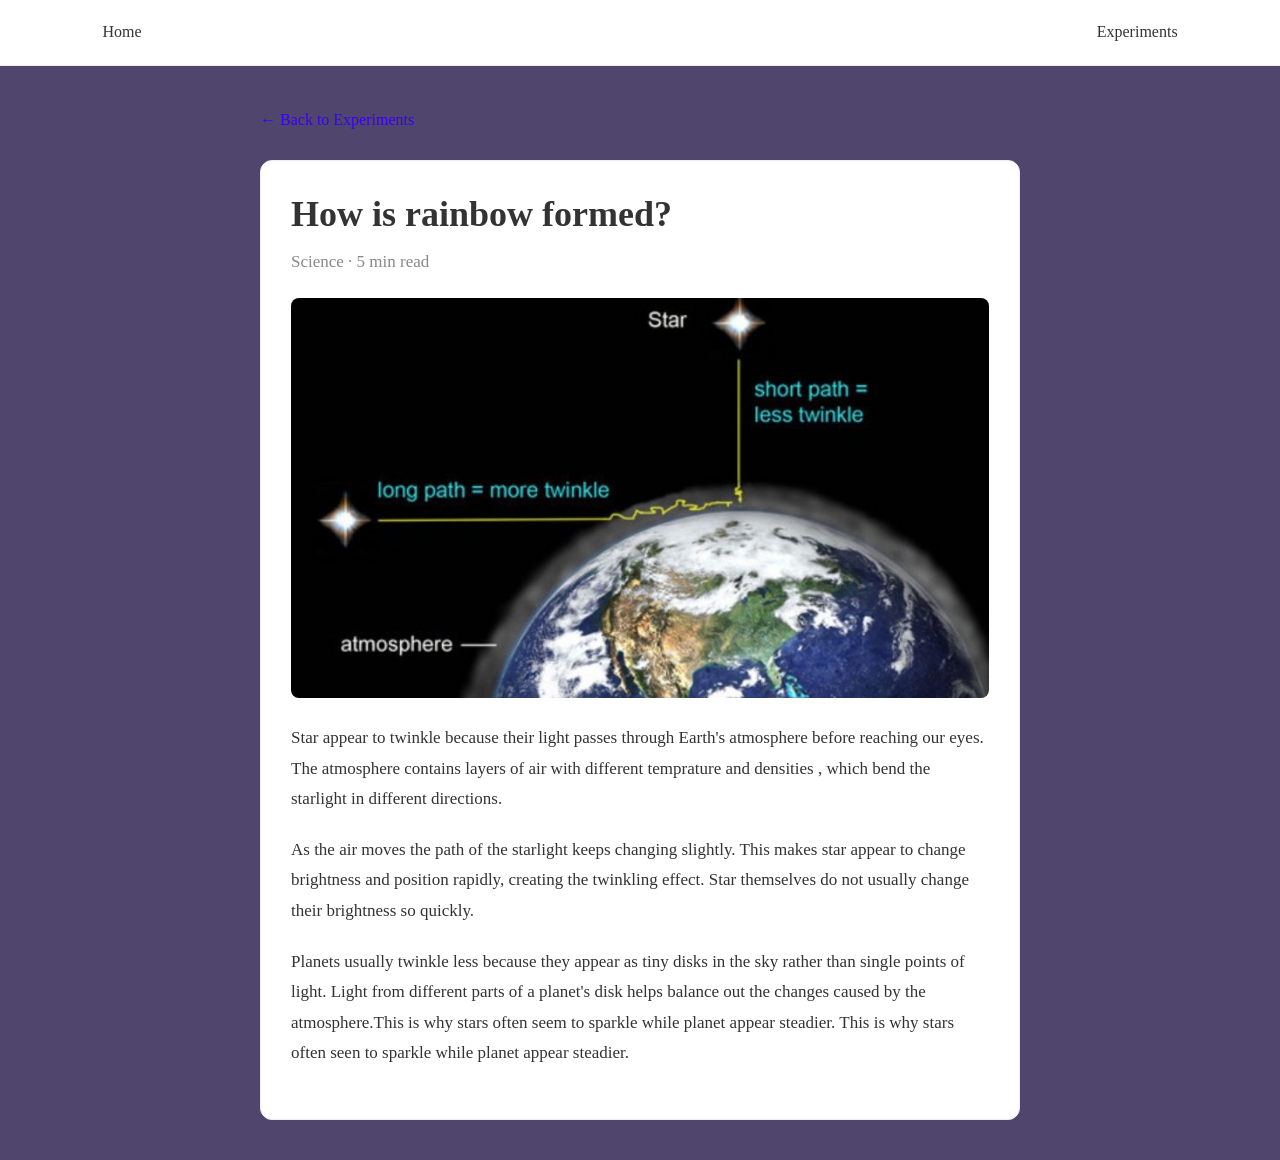
<file: Project/blogs/stars_twinkle.html>
<!DOCTYPE html>
<html lang="en">
<head>
    <meta charset="UTF-8">
    <meta name="viewport" content="width=device-width, initial-scale=1.0">
    <title>How is rainbow formed?</title>

    <style>
        * {
            margin: 0;
            padding: 0;
            box-sizing: border-box;
        }

        body {
            font-family: cursive;
            background-color: #50456c;
            color: #333;
            line-height: 1.8;
        }

        .nav {
            display: flex;
            justify-content: space-between;
            padding: 18px 8%;
            background-color: white;
            border-bottom: 1px solid #eee;
        }

        .nav a {
            color: #333;
            text-decoration: none;
        }

        .nav a:hover {
            color: #8064d9;
        }

        .blog {
            max-width: 800px;
            margin: 40px auto;
            padding: 0 20px;
        }

        .back-link {
            display: inline-block;
            margin-bottom: 25px;
            color: #3a00f8;
            text-decoration: none;
        }

        .blog-post {
            background-color: white;
            padding: 30px;
            border: 1px solid #eee;
            border-radius: 12px;
        }

        .blog-post h1 {
            font-size: 36px;
            line-height: 1.3;
            margin-bottom: 10px;
        }

        .blog-info {
            color: #888;
            font-size: 14px;
            margin-bottom: 25px;
        }

        .blog-image {
            margin-bottom: 25px;
        }

        .blog-image img {
            width: 100%;
            max-height: 400px;
            object-fit: cover;
            display: block;
            border-radius: 8px;
        }

        .blog-post p {
            font-size: 17px;
            margin-bottom: 20px;
        }

        @media (max-width: 600px) {
            .nav {
                padding: 15px 5%;
            }

            .blog {
                margin: 25px auto;
                padding: 0 12px;
            }

            .blog-post {
                padding: 20px;
            }

            .blog-post h1 {
                font-size: 28px;
            }

            .blog-post p {
                font-size: 16px;
            }
        }
    </style>
</head>

<body>

    <nav class="nav">
        <a href="../Home/index.html">Home</a>
        <a href="../Experiments/exp.html">Experiments</a>
    </nav>

    <main class="blog">

        <a class="back-link" href="../Experiments/exp.html">
            &larr; Back to Experiments
        </a>

        <article class="blog-post">

            <h1>How is rainbow formed?</h1>

            <p class="blog-info">
                Science · 5 min read
            </p>

            <div class="blog-image">
                <img src="../images/twinkle.png" alt="Blue sky with clouds">
            </div>

            <p>Star appear to twinkle because their light passes through Earth's atmosphere before reaching our eyes. The atmosphere contains layers of air with different temprature and densities , which bend the starlight in different directions.</p>

            <p>As the air moves the path of the starlight keeps changing slightly. This makes star appear to change brightness and position rapidly, creating the twinkling effect. Star themselves do not usually change their brightness so quickly.
            </p>

            <p>Planets usually twinkle less because they appear as tiny disks in the sky rather than single points of light. Light from different parts of a planet's disk helps balance out the changes caused by the atmosphere.This is why stars often seem to sparkle while planet appear steadier. This is why stars often seen to sparkle while planet appear steadier.</p>

        </article>

    </main>

</body>
</html>
</file>
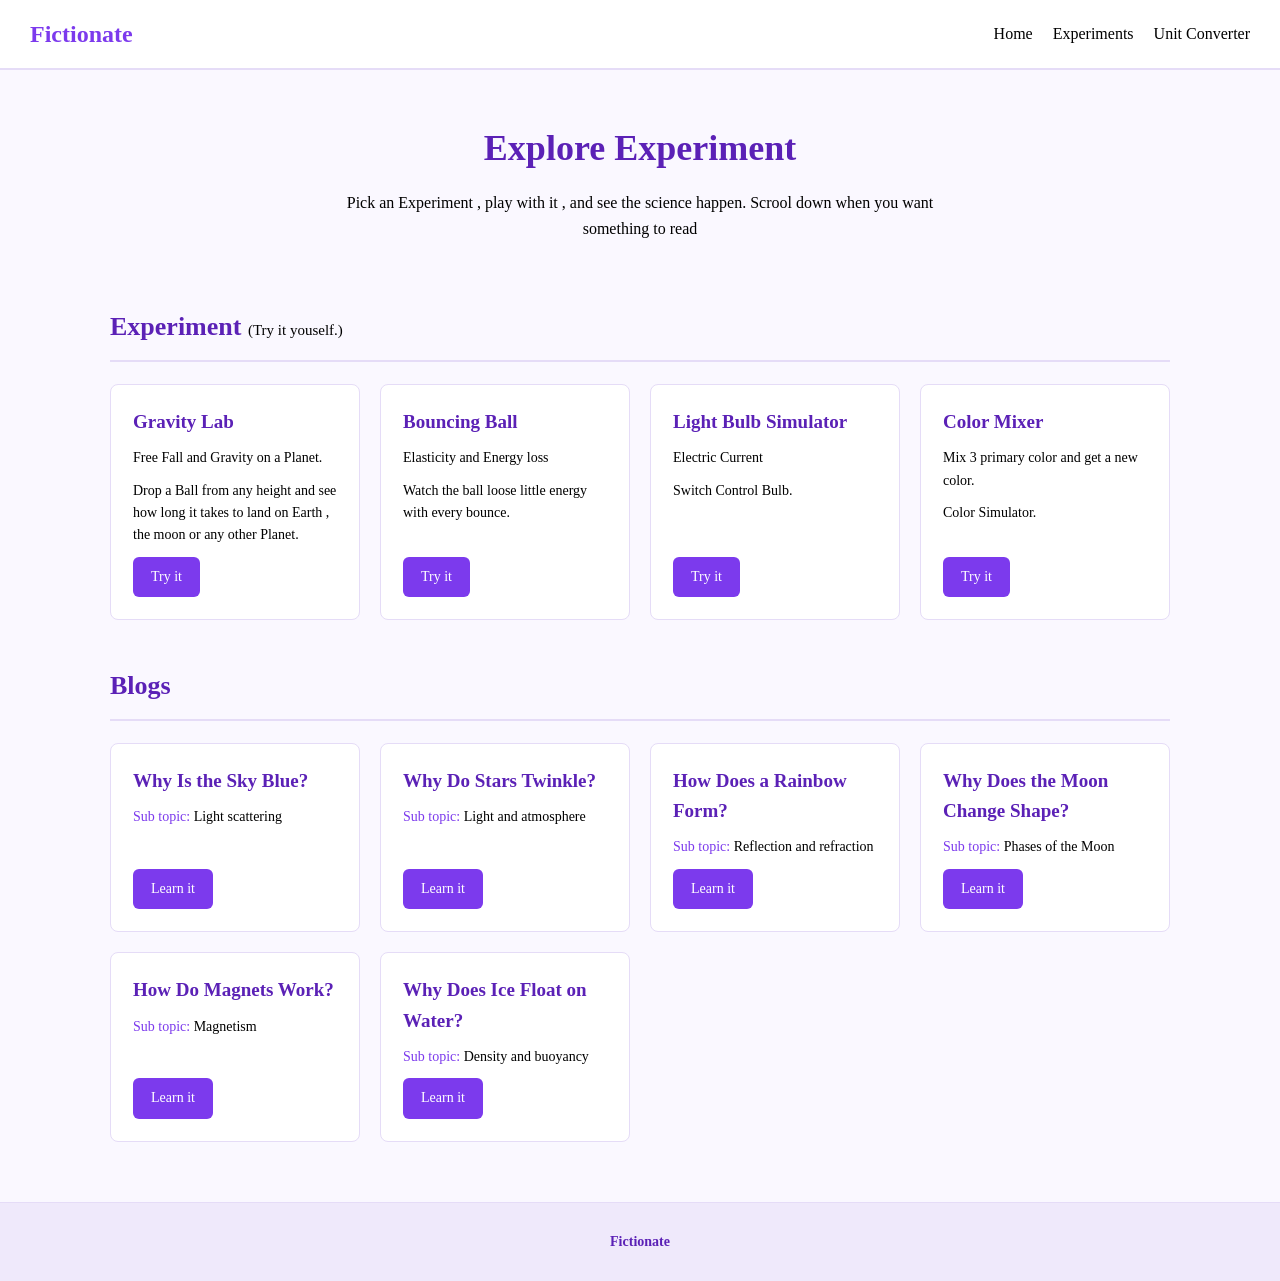
<file: Project/Experiments/exp.html>
<!DOCTYPE html>
<html lang="en">
<head>
    <meta charset="UTF-8">
    <meta name="viewport" content="width=device-width, initial-scale=1.0">
    <title>Experiments-Fictionate</title>
    <link rel="stylesheet" href="exp.css">
</head>
<body>
     
<nav class="nav">
   <a href="../Home/index.html" class="logo">Fictionate</a>

    <ul>
        <li><a href="../Home/index.html">Home</a></li>

      <li><a href="../Experiments/exp.html">Experiments</a></li>
      <li><a href="../unit_converter/unit.html">Unit Converter</a></li>
    </ul>
    </ul>
   </nav> 
   <main>
    <section class="title">
        <h1>Explore Experiment</h1>
        <p>Pick an Experiment , play with it , and see the science happen. Scrool down when you want something to read</p>

    </section>

    <section id="experiment">
        <h2>Experiment <span>(Try it youself.)</span></h2>
        <div class="grid">

            <article class="card">
                <h3>Gravity Lab</h3>
                    <p>Free Fall and Gravity on a Planet.</p>
                    <p>Drop a Ball from any height and see how long it takes to land on Earth , the moon or any other Planet.</p>
                    <a href="../try_it/gravity.html">Try it</a>
        
            </article>


              <article class="card">
                <h3>Bouncing Ball</h3>
                    <p>Elasticity and Energy loss</p>
                    <p>Watch the ball loose little energy with every bounce.</p>
                    <a href="../try_it/bounce.html">Try it</a>
        
            </article>


            <article class="card">
                <h3>Light Bulb Simulator</h3>
                    <p>Electric Current</p>
                    <p>Switch Control Bulb.</p>
                    <a href="">Try it</a>
        
            </article>


            
            <article class="card">
                <h3>Color Mixer</h3>
                    <p>Mix 3 primary color and get a new color.</p>
                    <p>Color Simulator.</p>
                    <a href="#">Try it</a>
        
            </article>



        </div>



        <section id="blog">
            <h2>Blogs</h2>
            <div class="grid">



              
<article class="card">


    <h3>Why Is the Sky Blue?</h3>
    <p><strong>Sub topic:</strong> Light scattering</p>
    <a href="../blogs/sky_blue.html">Learn it</a>



</article>



<article class="card">
    

    <h3>Why Do Stars Twinkle?</h3>
    <p><strong>Sub topic:</strong> Light and atmosphere</p>
    <a href="../blogs/stars_twinkle.html">Learn it</a>



</article>

<article class="card">
    
    <h3>How Does a Rainbow Form?</h3>
    <p><strong>Sub topic:</strong> Reflection and refraction</p>
    <a href="../blogs/rainbow.html">Learn it</a>



</article>

<article class="card">



    <h3>Why Does the Moon Change Shape?</h3>
    <p><strong>Sub topic:</strong> Phases of the Moon</p>
    <a href="../blogs/moon_phases.html">Learn it</a>



</article>

<article class="card">



    <h3>How Do Magnets Work?</h3>
    <p><strong>Sub topic:</strong> Magnetism</p>
    <a href="../blogs/magnets.html">Learn it</a>
    

</article>

<article class="card">



    <h3>Why Does Ice Float on Water?</h3>
    <p><strong>Sub topic:</strong> Density and buoyancy</p>
    <a href="../blogs/ice_float.html">Learn it</a>


</article>




            </div>
        </section>

    </section>
   </main>


    <footer>
    <p><strong>Fictionate</strong></p>
    
  </footer>
 
    
</body>
</html>
</file>
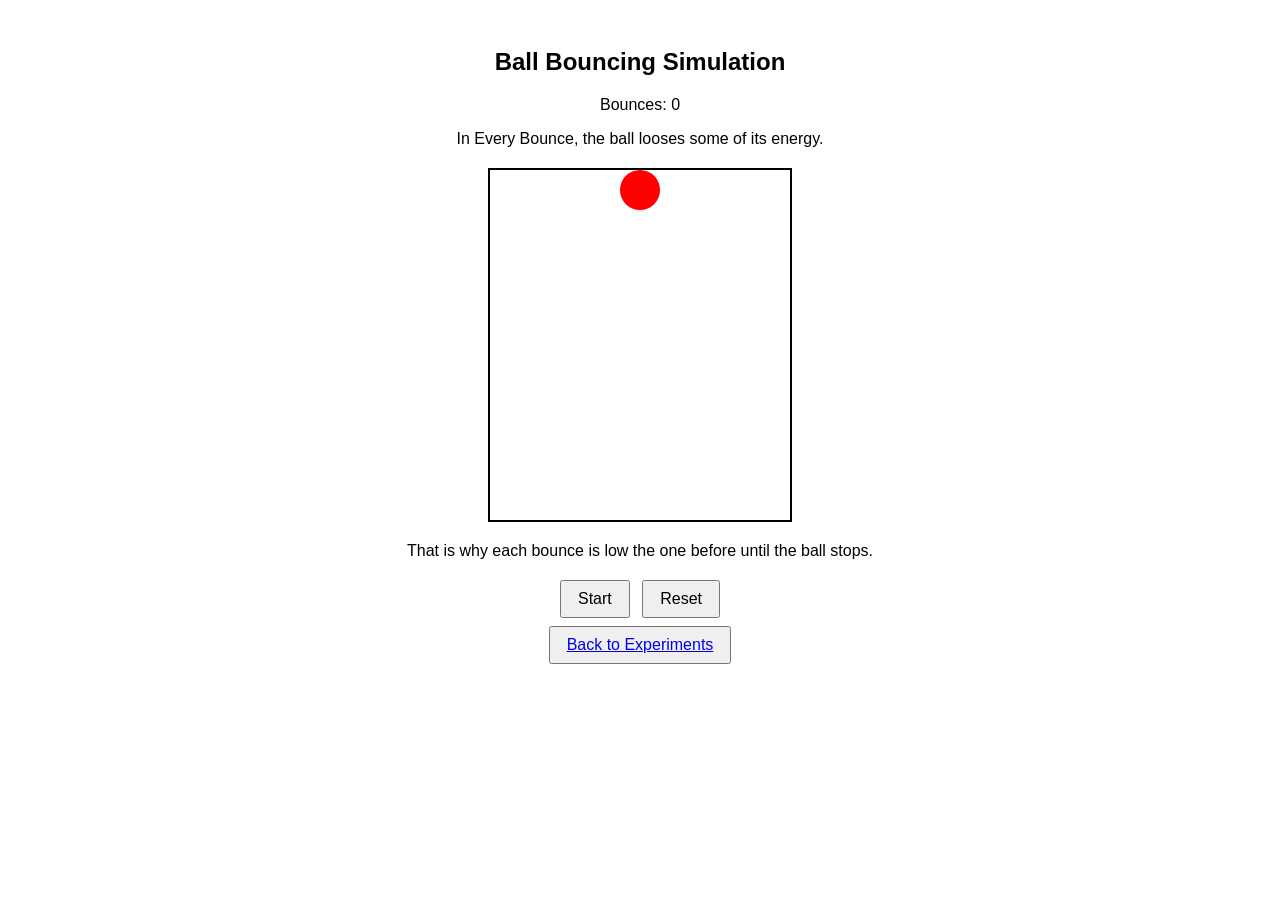
<file: Project/try_it/bounce.html>
<!DOCTYPE html>
<html lang="en">
<head>
    <meta charset="UTF-8">
    <meta name="viewport" content="width=\, initial-scale=1.0">
    <title>Ball Bouncing Simulator</title>
    <style>
    body {
    background: white;
    color: black;
    font-family: Arial, sans-serif;
    text-align: center;
    padding: 20px;
  }
  #box {
    position: relative;
    width: 300px;
    max-width: 100%;
    height: 350px;
    margin: 20px auto;
    border: 2px solid black;
    background: white;
  }
  #ball {
    position: absolute;
    left: 130px;
    top: 0;
    width: 40px;
    height: 40px;
    border-radius: 50%;
    background: red;
  }
  button {
    padding: 8px 16px;
    font-size: 16px;
    margin: 4px;
    cursor: pointer;
  }
    </style>
</head>
<body>

    <h2>Ball Bouncing Simulation</h2>
    <p>Bounces: <span id="count">0</span></p>

    <p>In Every Bounce, the ball looses some of its energy.</p>

    <div id="box">
        <div id="ball">

        </div>
    </div>

    <p>That is why each bounce is low the one before until the ball stops.</p>

    <button id="start">Start</button>
    <button id="reset">Reset</button>
    <br>
    <button id="back"><a href="../Experiments/exp.html">Back to Experiments</a></button>

    
</body>
<script>
   var ball = document.getElementById("ball");
  var count = document.getElementById("count");

  var ballY = 0;          
  var speed = 0;          
  var bounces = 0;
  var timer = null;

  var gravity = 0.5;      
  var energyKept = 0.7;   
  var ground = 350 - 4 - 40;  

  function move() {
    speed = speed + gravity;
    ballY = ballY + speed;

    
    if (ballY >= ground) {
      ballY = ground;
      speed = -speed * energyKept;
      bounces = bounces + 1;
      count.innerHTML = bounces;

     
      if (Math.abs(speed) < 2) {
        clearInterval(timer);
        timer = null;
      }
    }

    ball.style.top = ballY + "px";
  }

  document.getElementById("start").onclick = function () {
    if (timer) return;
    resetBall();
    timer = setInterval(move, 16);
  };

  document.getElementById("reset").onclick = resetBall;

  function resetBall() {
    clearInterval(timer);
    timer = null;
    ballY = 0;
    speed = 0;
    bounces = 0;
    count.innerHTML = 0;
    ball.style.top = "0px";
  }

  document.getElementById("back").onclick = function () {
    history.back();
  };
</script>
</html>
</file>
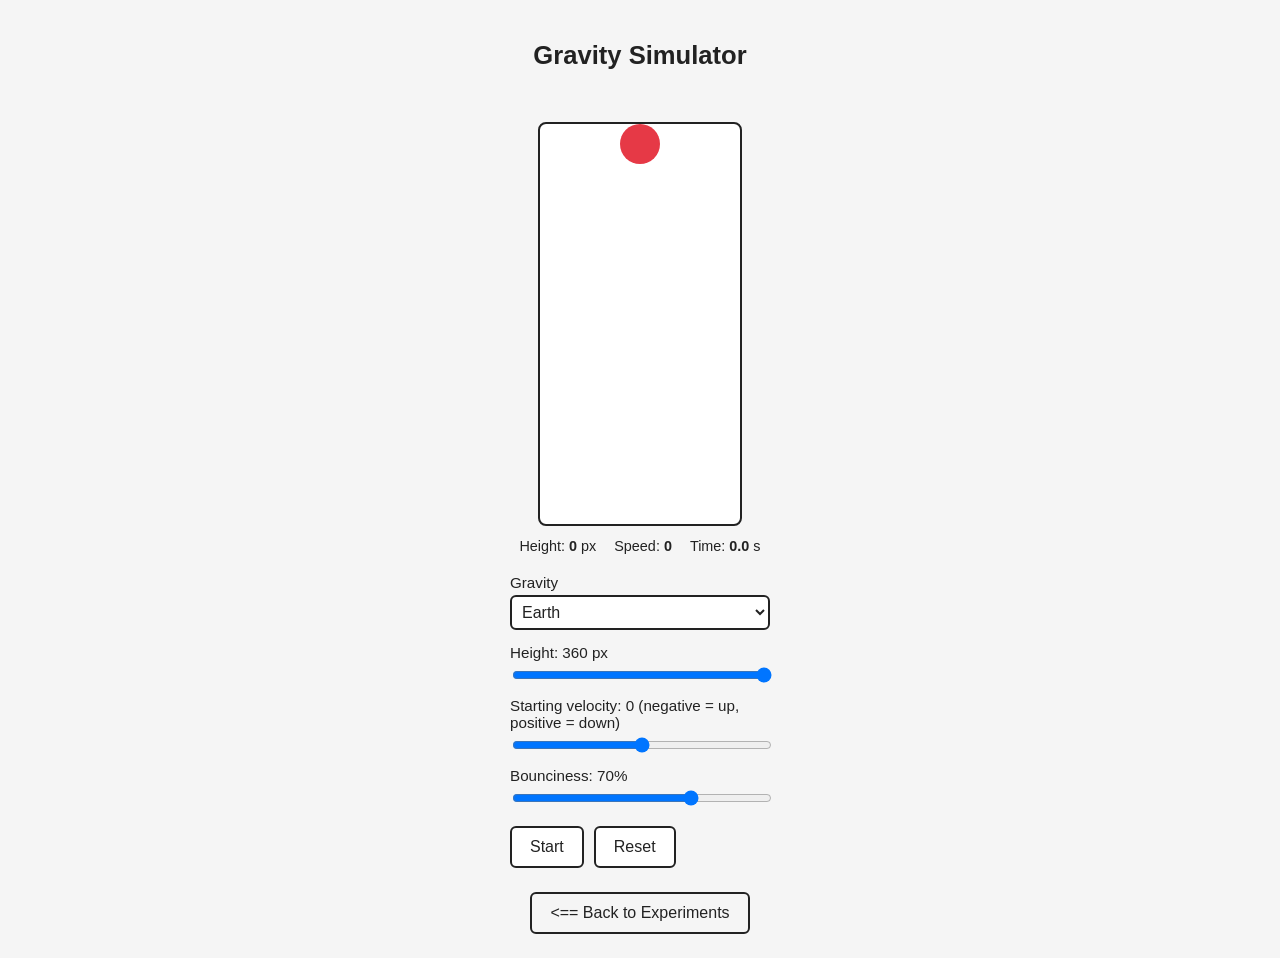
<file: Project/try_it/gravity.html>
<!DOCTYPE html>
<html lang="en">
<head>
  <meta charset="UTF-8">
  <meta name="viewport" content="width=device-width, initial-scale=1">
  <title>Gravity Simulator</title>

  <style>
  
    body {
      font-family: Arial, sans-serif;
      background: #f5f5f5;
      color: #222;
      display: flex;
      flex-direction: column;
      align-items: center;
      margin: 0;
      padding: 24px;
    }

    h1 {
      font-weight: 600;
      font-size: 1.6rem;
    }

   
    #box {
      position: relative;
      width: 200px;
      height: 400px;
      background: #fff;
      border: 2px solid #222;
      border-radius: 8px;
      overflow: hidden;
    }


    #ball {
      position: absolute;
      left: 80px;              
      top: 0;
      width: 40px;
      height: 40px;
      background: #e63946;
      border-radius: 50%;
    }

 
    .stats {
      margin-top: 12px;
      display: flex;
      gap: 18px;
      font-size: 0.9rem;
    }

    
    .controls {
      margin-top: 20px;
      width: 260px;
    }

    .controls label {
      display: block;
      margin-bottom: 4px;
      font-size: 0.95rem;
    }

    .controls input[type="range"],
    .controls select {
      width: 100%;
      margin-bottom: 14px;
    }

    .controls select {
      padding: 6px;
      font-size: 1rem;
      border: 2px solid #222;
      border-radius: 6px;
      background: #fff;
      color: #222;
    }

   
    .buttons {
      margin-top: 6px;
      display: flex;
      gap: 10px;
    }

    button {
      padding: 10px 18px;
      font-size: 1rem;
      border: 2px solid #222;
      background: #fff;
      color: #222;
      border-radius: 6px;
      cursor: pointer;
    }

    button:hover {
      background: #222;
      color: #fff;
    }

    
    a.back {
      margin-top: 24px;
      padding: 10px 18px;
      border: 2px solid #222;
      border-radius: 6px;
      color: #222;
      text-decoration: none;
    }

    a.back:hover {
      background: #222;
      color: #fff;
    }
  </style>
</head>

<body>
  <h1>Gravity Simulator</h1>
  <h1></h1>

  <div id="box">
    <div id="ball"></div>
  </div>

  
  <div class="stats">
    <span>Height: <b id="statHeight">0</b> px</span>
    <span>Speed: <b id="statSpeed">0</b></span>
    <span>Time: <b id="statTime">0.0</b> s</span>
  </div>

  <div class="controls">
    <label for="planetSelect">Gravity</label>
    <select id="planetSelect">
      <option value="1">Earth</option>
      <option value="0.165">Moon</option>
      <option value="0.38">Mars</option>
      <option value="2.5">Jupiter</option>
    </select>

    <label for="heightSlider">
      Height: <span id="heightValue">360</span> px
    </label>
    <input type="range" id="heightSlider" min="0" max="360" value="360">

    <label for="velocitySlider">
      Starting velocity: <span id="velocityValue">0</span>
      (negative = up, positive = down)
    </label>
    <input type="range" id="velocitySlider" min="-20" max="20" value="0">

    <label for="bounceSlider">
      Bounciness: <span id="bounceValue">70</span>%
    </label>
    <input type="range" id="bounceSlider" min="0" max="100" value="70">

    <div class="buttons">
      <button id="startBtn">Start</button>
      <button id="resetBtn">Reset</button>
    </div>
  </div>

  
  <a class="back" href="../Experiments/exp.html"><== Back to Experiments</a>

 
</body>


</html>
</file>
<file: style.css>
* {
  box-sizing: border-box;
}

body {
  margin: 0;
  font-family: cursive;
  background-color: #faf8ff;
  color: #333;
  line-height: 1.6;
}

a {
  text-decoration: none;
}

.nav {
  display: flex;
  justify-content: space-between;
  align-items: center;
  padding: 15px 30px;
  background-color: white;
  border-bottom: 2px solid #e5dcf7;
}

.logo {
  font-size: 24px;
  font-weight: bold;
  color: #7c3aed;
}

.nav ul {
  display: flex;
  gap: 20px;
  list-style: none;
  margin: 0;
  padding: 0;
}

.nav ul a {
  color: #333;
}

.nav ul a:hover {
  color: #7c3aed;
}


.intro {
  max-width: 600px;
  margin: 40px auto 0;
  padding: 0 20px;
  text-align: center;
}


.hero {
  max-width: 600px;
  margin: 0 auto;
  padding: 40px 20px 50px;
  text-align: center;
}

.hero h1 {
  font-size: 36px;
  color: #5b21b6;
}

.button {
  display: inline-block;
  margin-top: 15px;
  padding: 12px 24px;
  background-color: #7c3aed;
  color: white;
  border-radius: 6px;
}

.button:hover {
  background-color: #5b21b6;
}

.about {
  max-width: 600px;
  margin: 0 auto;
  padding: 0 20px 50px;
  text-align: center;
}

.about h2,
.fact h2 {
  color: #5b21b6;
}

.about ul {
  display: inline-block;
  text-align: left;
  margin: 0;
}

.fact ul {
  margin: 0;
  padding-left: 20px;
}

.fact li {
  margin-bottom: 10px;
}

.fact {
  max-width: 600px;
  margin: 0 auto 60px;
  padding: 20px 25px;
  background-color: white;
  border-left: 5px solid #7c3aed;
  border-radius: 6px;
}

.footer {
  padding: 20px;
  text-align: center;
  background-color: #efe9fb;
  color: #5b21b6;
}

.footer p {
  margin: 0;
}

/* I have old mobile i have to see in my old mobile tooo*/
@media (max-width: 600px) {
  .nav {
    flex-direction: column;
    gap: 10px;
    padding: 15px;
  }

  .nav ul {
    gap: 15px;
  }

  .hero h1 {
    font-size: 28px;
  }

  .fact {
    margin: 0 20px 40px;
  }
}
</file>
<file: Main_Page/style.css>
* {
  box-sizing: border-box;
}

body {
  margin: 0;
  font-family: cursive;
  background-color: #faf8ff;
  color: #333;
  line-height: 1.6;
}

a {
  text-decoration: none;
}

.nav {
  display: flex;
  justify-content: space-between;
  align-items: center;
  padding: 15px 30px;
  background-color: white;
  border-bottom: 2px solid #e5dcf7;
}

.logo {
  font-size: 24px;
  font-weight: bold;
  color: #7c3aed;
}

.nav ul {
  display: flex;
  gap: 20px;
  list-style: none;
  margin: 0;
  padding: 0;
}

.nav ul a {
  color: #333;
}

.nav ul a:hover {
  color: #7c3aed;
}


.intro {
  max-width: 600px;
  margin: 40px auto 0;
  padding: 0 20px;
  text-align: center;
}


.hero {
  max-width: 600px;
  margin: 0 auto;
  padding: 40px 20px 50px;
  text-align: center;
}

.hero h1 {
  font-size: 36px;
  color: #5b21b6;
}

.button {
  display: inline-block;
  margin-top: 15px;
  padding: 12px 24px;
  background-color: #7c3aed;
  color: white;
  border-radius: 6px;
}

.button:hover {
  background-color: #5b21b6;
}

.about {
  max-width: 600px;
  margin: 0 auto;
  padding: 0 20px 50px;
  text-align: center;
}

.about h2,
.fact h2 {
  color: #5b21b6;
}

.about ul {
  display: inline-block;
  text-align: left;
  margin: 0;
}

.fact ul {
  margin: 0;
  padding-left: 20px;
}

.fact li {
  margin-bottom: 10px;
}

.fact {
  max-width: 600px;
  margin: 0 auto 60px;
  padding: 20px 25px;
  background-color: white;
  border-left: 5px solid #7c3aed;
  border-radius: 6px;
}

.footer {
  padding: 20px;
  text-align: center;
  background-color: #efe9fb;
  color: #5b21b6;
}

.footer p {
  margin: 0;
}

/* I have old mobile i have to see in my old mobile tooo*/
@media (max-width: 600px) {
  .nav {
    flex-direction: column;
    gap: 10px;
    padding: 15px;
  }

  .nav ul {
    gap: 15px;
  }

  .hero h1 {
    font-size: 28px;
  }

  .fact {
    margin: 0 20px 40px;
  }
}
</file>
<file: Project/style.css>
* {
  box-sizing: border-box;
}

body {
  margin: 0;
  font-family: cursive;
  background-color: #faf8ff;
  color: #333;
  line-height: 1.6;
}

a {
  text-decoration: none;
}

.nav {
  display: flex;
  justify-content: space-between;
  align-items: center;
  padding: 15px 30px;
  background-color: white;
  border-bottom: 2px solid #e5dcf7;
}

.logo {
  font-size: 24px;
  font-weight: bold;
  color: #7c3aed;
}

.nav ul {
  display: flex;
  gap: 20px;
  list-style: none;
  margin: 0;
  padding: 0;
}

.nav ul a {
  color: #333;
}

.nav ul a:hover {
  color: #7c3aed;
}


.intro {
  max-width: 600px;
  margin: 40px auto 0;
  padding: 0 20px;
  text-align: center;
}


.hero {
  max-width: 600px;
  margin: 0 auto;
  padding: 40px 20px 50px;
  text-align: center;
}

.hero h1 {
  font-size: 36px;
  color: #5b21b6;
}

.button {
  display: inline-block;
  margin-top: 15px;
  padding: 12px 24px;
  background-color: #7c3aed;
  color: white;
  border-radius: 6px;
}

.button:hover {
  background-color: #5b21b6;
}

.about {
  max-width: 600px;
  margin: 0 auto;
  padding: 0 20px 50px;
  text-align: center;
}

.about h2,
.fact h2 {
  color: #5b21b6;
}

.about ul {
  display: inline-block;
  text-align: left;
  margin: 0;
}

.fact ul {
  margin: 0;
  padding-left: 20px;
}

.fact li {
  margin-bottom: 10px;
}

.fact {
  max-width: 600px;
  margin: 0 auto 60px;
  padding: 20px 25px;
  background-color: white;
  border-left: 5px solid #7c3aed;
  border-radius: 6px;
}

.footer {
  padding: 20px;
  text-align: center;
  background-color: #efe9fb;
  color: #5b21b6;
}

.footer p {
  margin: 0;
}

/* I have old mobile i have to see in my old mobile tooo*/
@media (max-width: 600px) {
  .nav {
    flex-direction: column;
    gap: 10px;
    padding: 15px;
  }

  .nav ul {
    gap: 15px;
  }

  .hero h1 {
    font-size: 28px;
  }

  .fact {
    margin: 0 20px 40px;
  }
}
</file>
<file: Main_Page/unit_converter/unit.css>
* {
  box-sizing: border-box;
}

body {
  margin: 0;
  font-family: Arial, sans-serif;
  background-color: #faf8ff;
  color: #333;
  line-height: 1.6;
}

a {
  text-decoration: none;
}

.nav {
  display: flex;
  justify-content: space-between;
  align-items: center;
  padding: 15px 30px;
  background-color: white;
  border-bottom: 2px solid #e5dcf7;
}

.logo {
  font-size: 24px;
  font-weight: bold;
  color: #7c3aed;
}

.nav ul {
  display: flex;
  gap: 20px;
  list-style: none;
  margin: 0;
  padding: 0;
}

.nav ul a {
  color: #333;
}

.nav ul a:hover {
  color: #7c3aed;
}


.title {
  max-width: 600px;
  margin: 0 auto;
  padding: 40px 20px 20px;
  text-align: center;
}

.title h1 {
  color: #5b21b6;
}


.converter {
  max-width: 450px;
  margin: 0 auto 80px;
  padding: 25px;
  background-color: white;
  border: 1px solid #e5dcf7;
  border-radius: 6px;
}

.converter label {
  display: block;
  margin-bottom: 5px;
  font-weight: bold;
}

.converter select,
.converter input {
  width: 100%;
  margin-bottom: 20px;
  padding: 10px;
  font-size: 16px;
  border: 1px solid #ccc;
  border-radius: 6px;
}

.converter button {
  padding: 12px 24px;
  background-color: #7c3aed;
  color: white;
  font-size: 16px;
  border: none;
  border-radius: 6px;
  cursor: pointer;
}

.converter button:hover {
  background-color: #5b21b6;
}

#result {
  margin: 20px 0 0;
  font-size: 18px;
  color: #5b21b6;
}


.footer {
  padding: 20px;
  text-align: center;
  background-color: #efe9fb;
  color: #5b21b6;
}

.footer p {
  margin: 0;
}

.footer a {
  color: #5b21b6;
  font-weight: bold;
  text-decoration: underline;
}


@media(max-width:600px){
    .nav{
        flex-direction: column;
        gap: 10px;
        padding: 15px;

    }

    .nav ul{
        gap: 15px;
    }

    .converter{
        margin: 0 20px 60px;

    }
}
</file>
<file: Project/Experiments/exp.css>
* {
    margin: 0;
    padding: 0;
    box-sizing: border-box;
}

html {
    scroll-behavior: smooth;
}

body {
    font-family: cursive;
    background-color: #faf8ff;
    color: #000;
    line-height: 1.6;
}

a {
    text-decoration: none;
    color: inherit;
}


.nav {
    display: flex;
    justify-content: space-between;
    align-items: center;
    padding: 15px 30px;
    background-color: white;
    border-bottom: 2px solid #e5dcf7;
}

.logo {
    font-size: 24px;
    font-weight: bold;
    color: #7c3aed;
}

.nav ul {
    display: flex;
    gap: 20px;
    list-style: none;
}

.nav ul a {
    color: #000;
    transition: color 0.2s;
}

.nav ul a:hover {
    color: #7c3aed;
}


main {
    max-width: 1100px;
    margin: 0 auto;
    padding: 0 20px 60px;
}


.title {
    width: 100%;
    max-width: 650px;
    margin: 0 auto;
    padding: 50px 0 20px;
    text-align: center;
}

.title h1 {
    margin-bottom: 12px;
    color: #5b21b6;
    font-size: 36px;
}

.title p {
    color: #000;
    font-size: 16px;
}


section {
    margin-top: 45px;
}

section h2 {
    margin-bottom: 22px;
    padding-bottom: 12px;
    color: #5b21b6;
    font-size: 26px;
    border-bottom: 2px solid #e5dcf7;
}

section h2 span {
    color: #000;
    font-size: 15px;
    font-weight: normal;
}

.grid {
    display: grid;
    grid-template-columns: repeat(auto-fit, minmax(240px, 1fr));
    gap: 20px;
}


.card {
    display: flex;
    flex-direction: column;
    gap: 10px;
    padding: 22px;
    background-color: white;
    border: 1px solid #e5dcf7;
    border-radius: 8px;
    transition: border-color 0.2s, transform 0.2s;
}

.card:hover {
    border-color: #c4b5fd;
    transform: translateY(-3px);
}

.card h3 {
    color: #5b21b6;
    font-size: 19px;
}

.card p {
    color: #000;
    font-size: 14px;
}

.card p strong {
    color: #7c3aed;
    font-weight: normal;
}


.card a {
    align-self: flex-start;
    margin-top: auto;
    padding: 9px 18px;
    background-color: #7c3aed;
    color: white;
    border-radius: 6px;
    font-size: 14px;
    transition: background-color 0.2s;
}

.card a:hover {
    background-color: #5b21b6;
}


footer {
    padding: 25px 20px;
    text-align: center;
    background-color: #efe9fb;
    color: #5b21b6;
    border-top: 1px solid #e5dcf7;
    font-size: 14px;
}

footer p {
    margin: 3px 0;
}

footer a {
    color: #5b21b6;
    font-weight: bold;
    text-decoration: underline;
}
</file>
